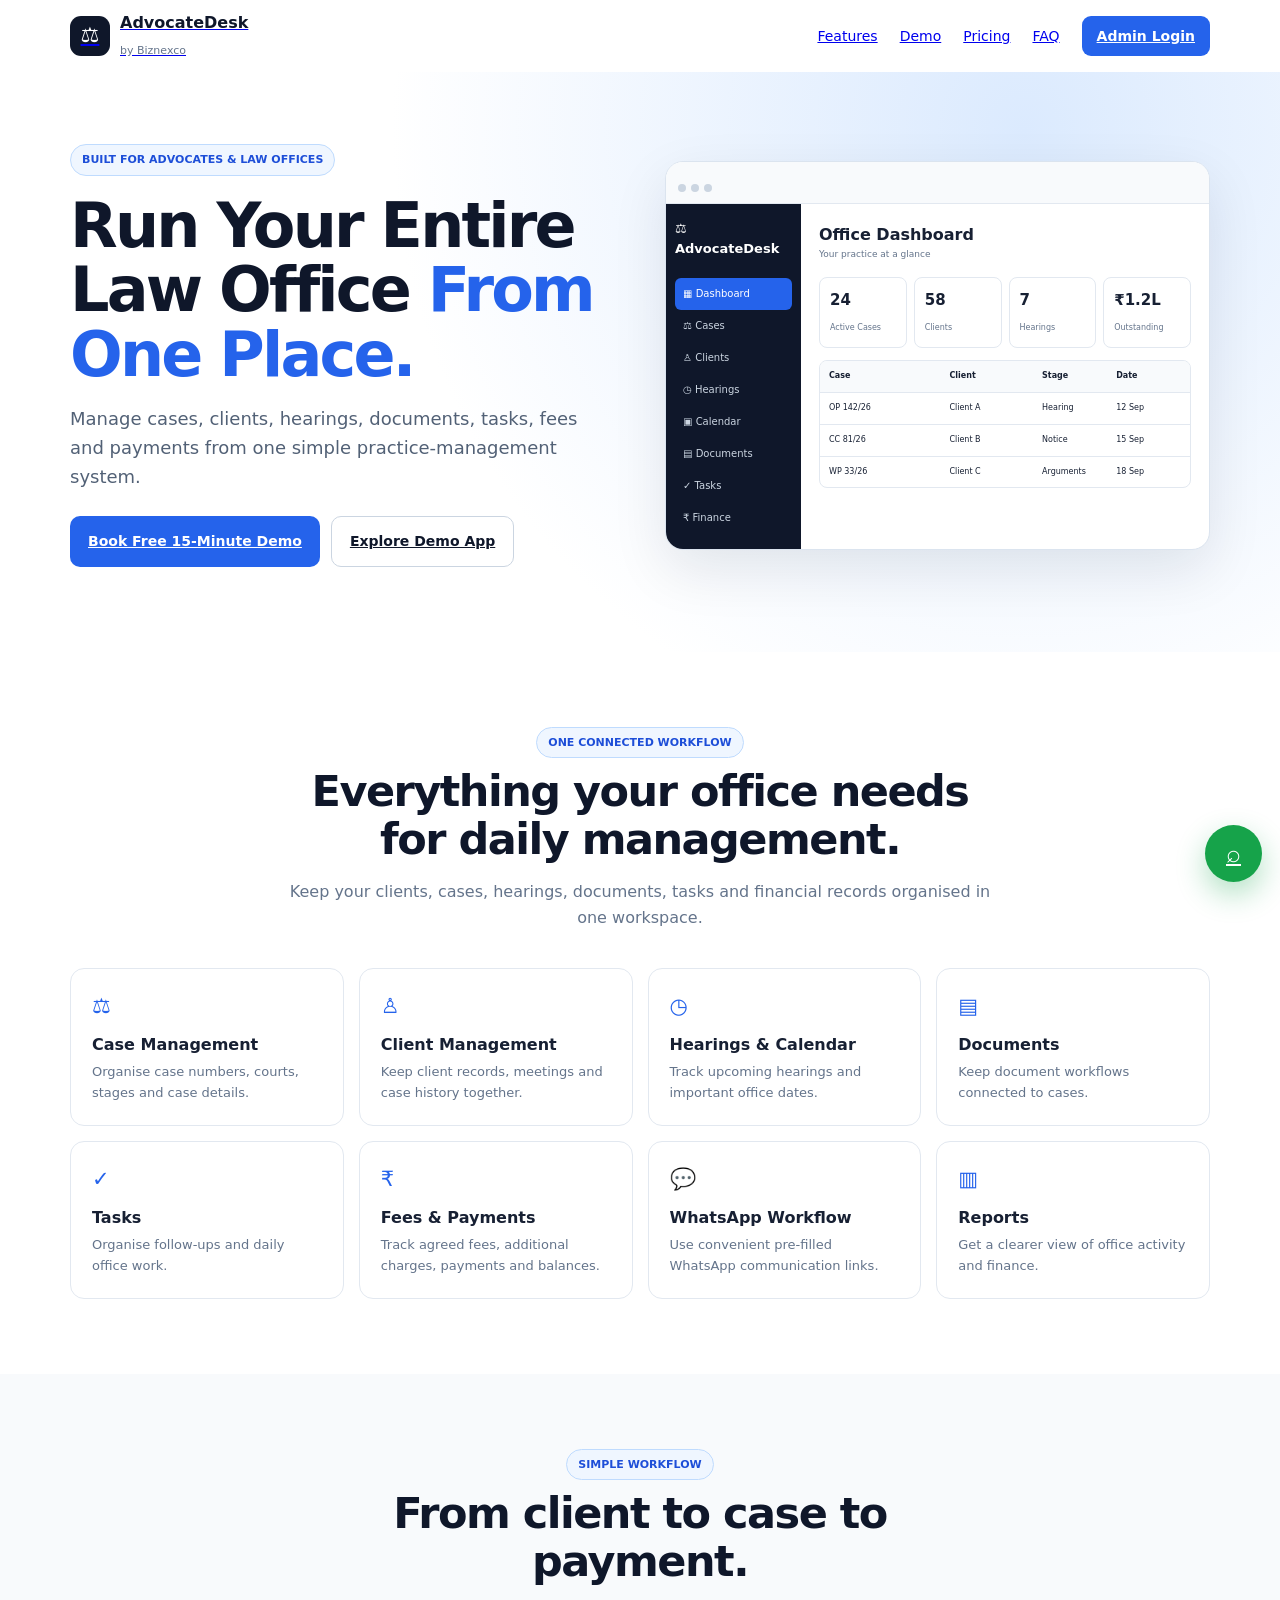
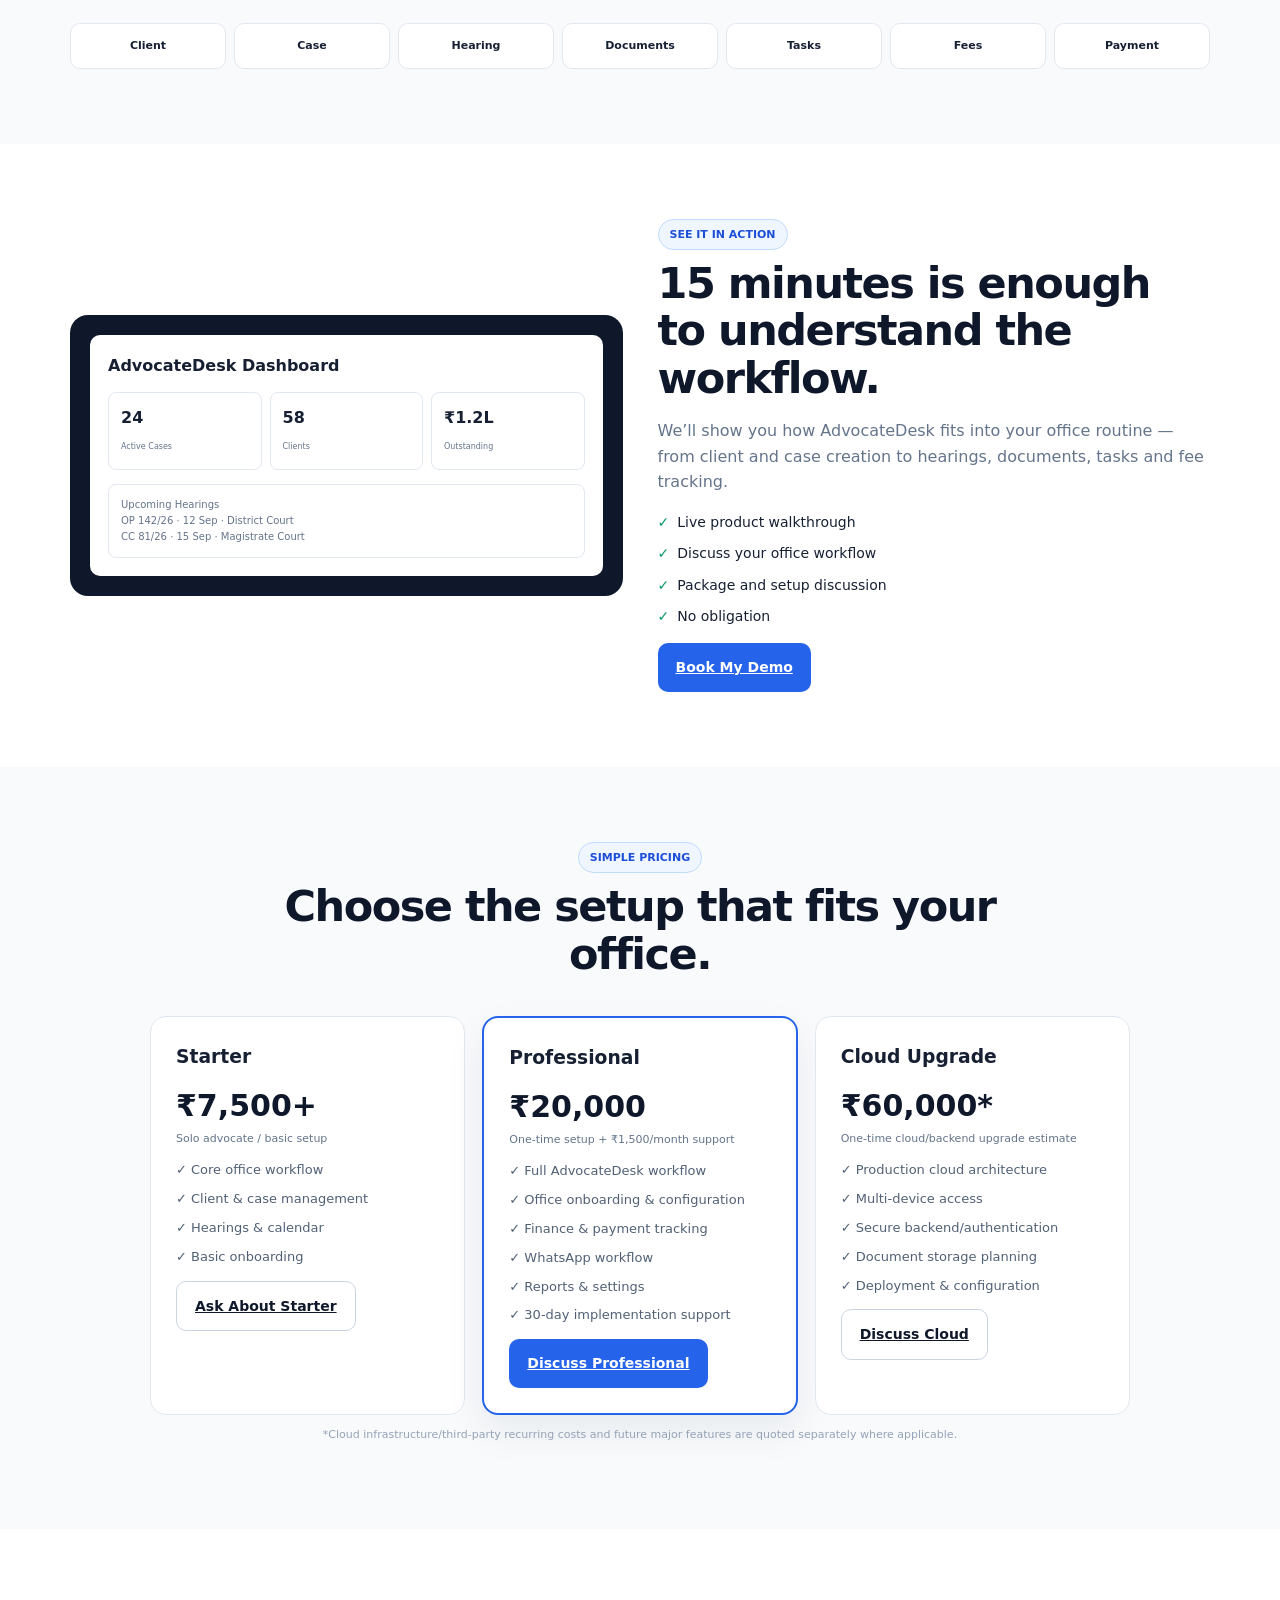
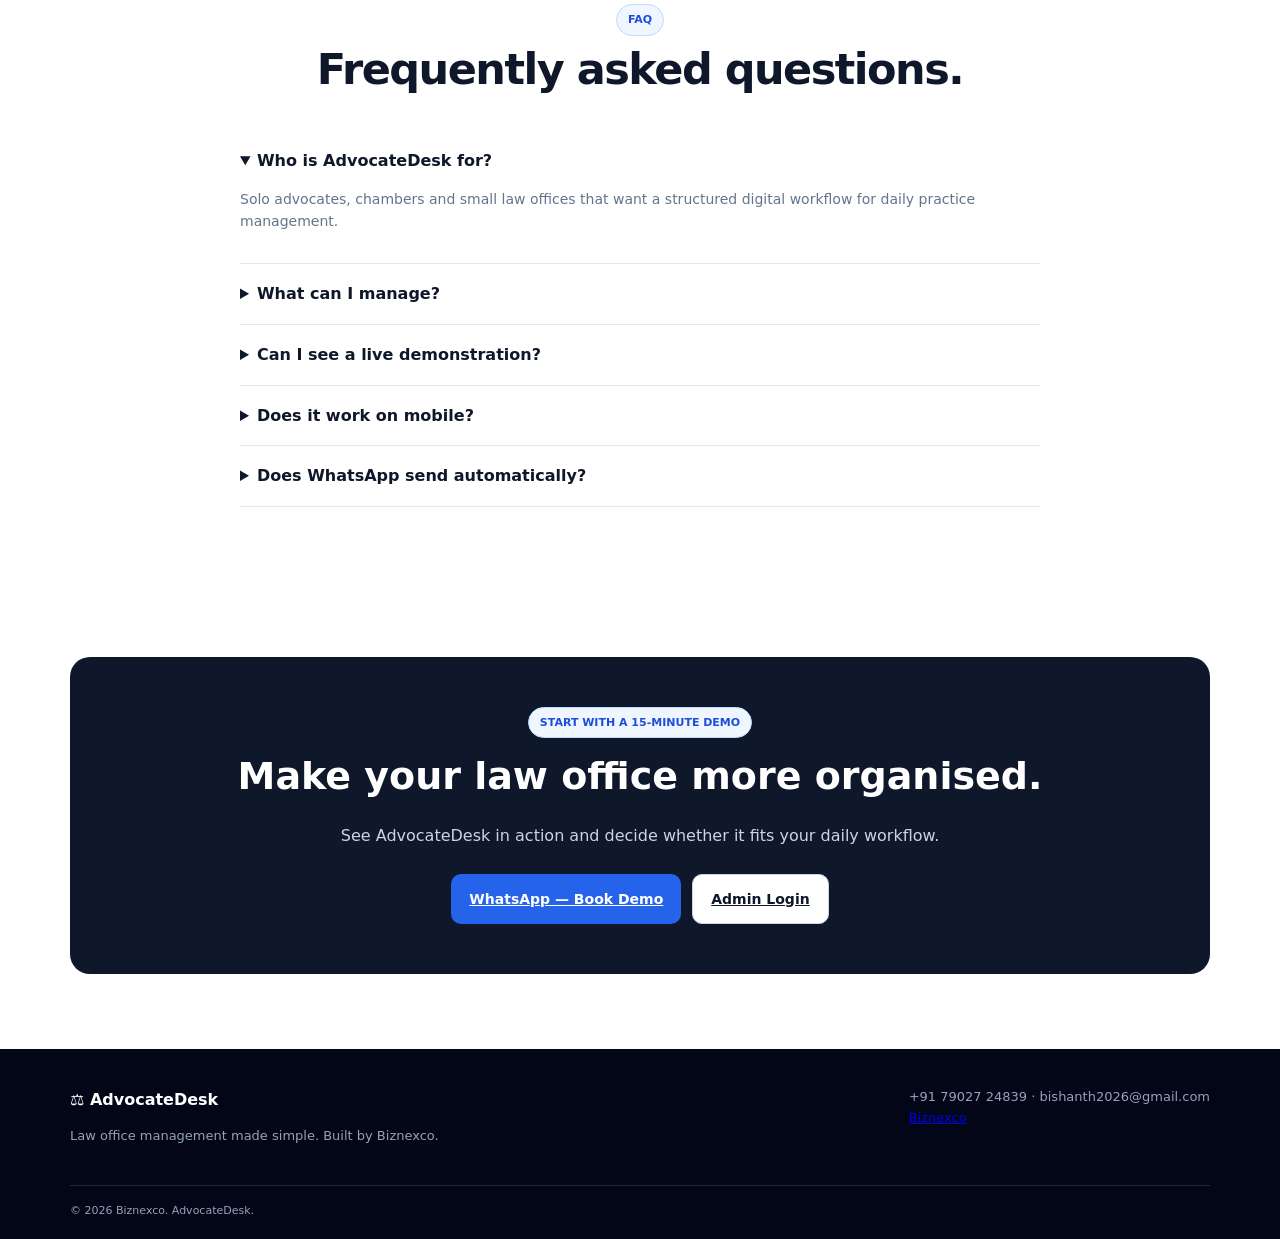
<file: index.html>
<!doctype html><html lang="en"><head><meta charset="utf-8"><meta name="viewport" content="width=device-width,initial-scale=1"><meta name="description" content="AdvocateDesk by Biznexco — law office management software for advocates."><link rel="canonical" href="https://advocate.biznexco.in/"><title>AdvocateDesk — Law Office Management Software | Biznexco</title><meta http-equiv="refresh" content="0;url=landing.html"><script>location.replace('landing.html')</script></head><body style="font-family:system-ui;text-align:center;padding:50px"><p>Opening AdvocateDesk…</p><p><a href="landing.html">Continue to AdvocateDesk</a></p></body></html>
</file>
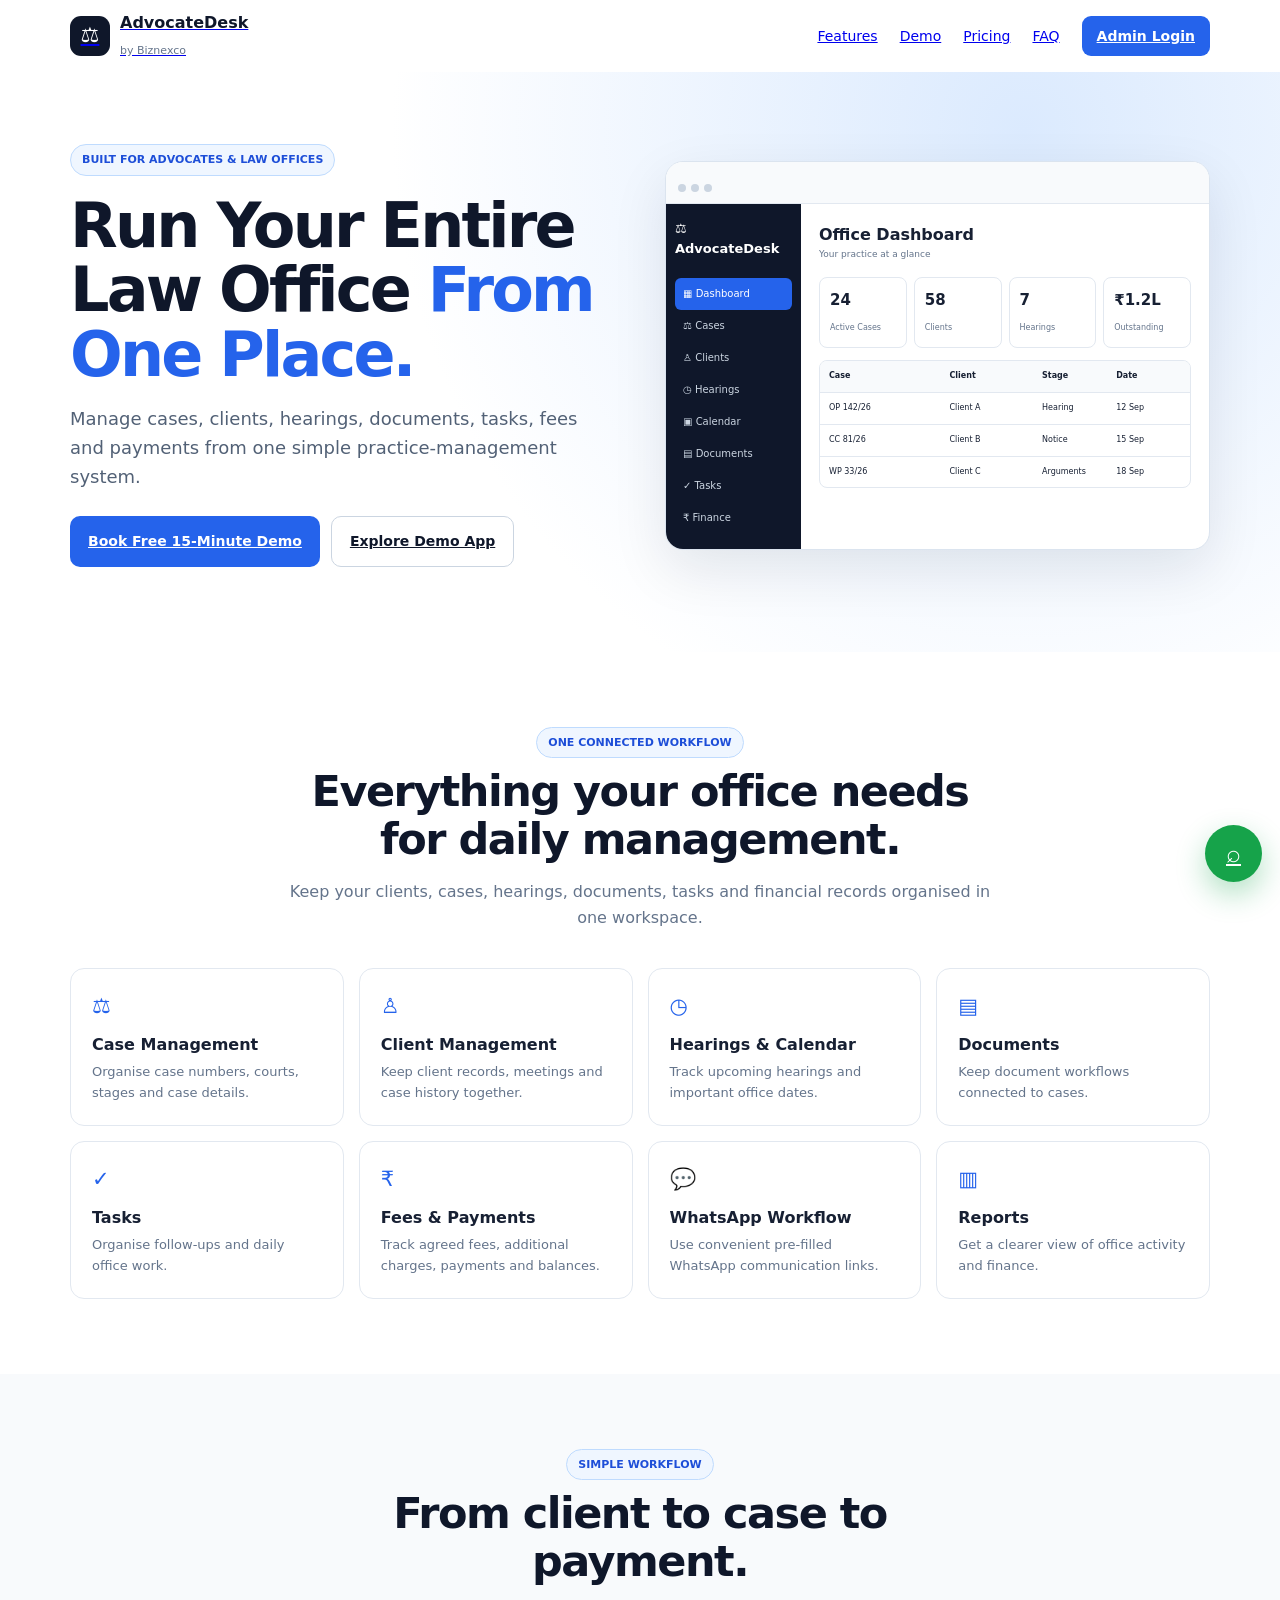
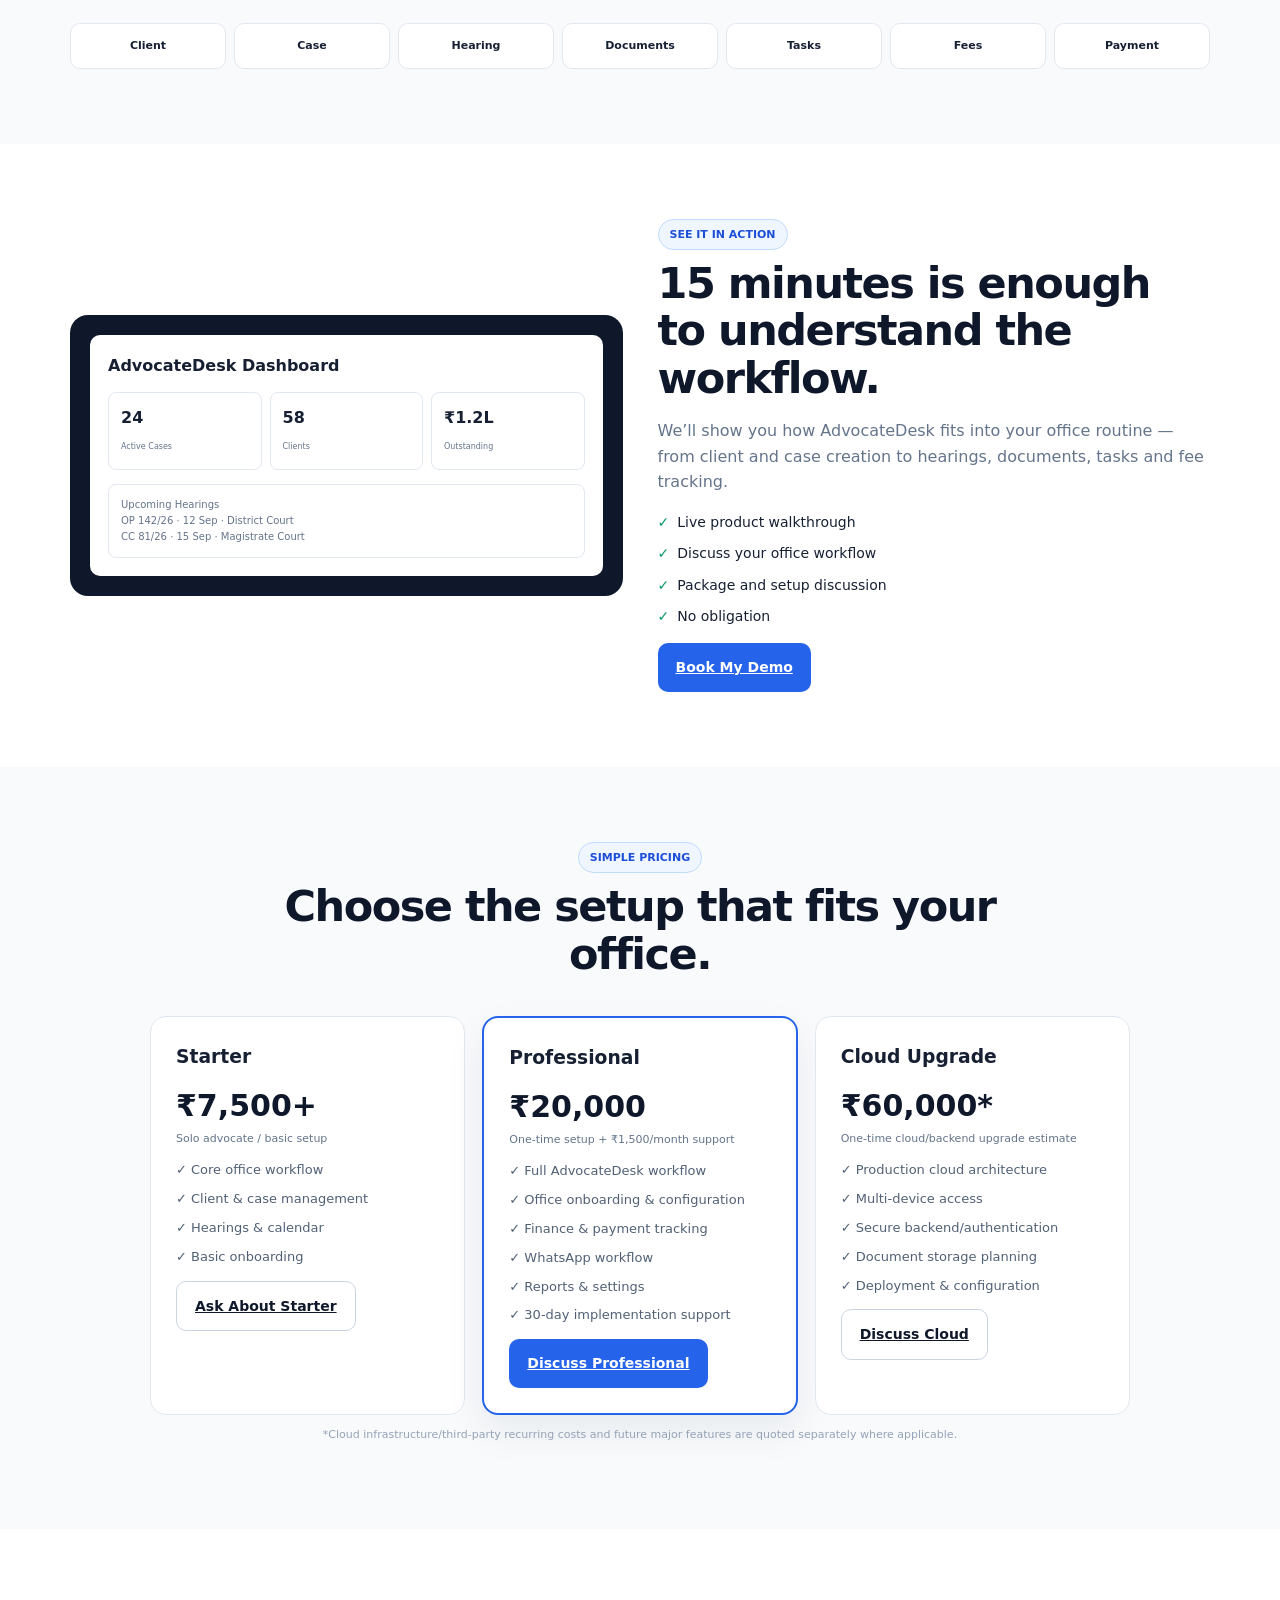
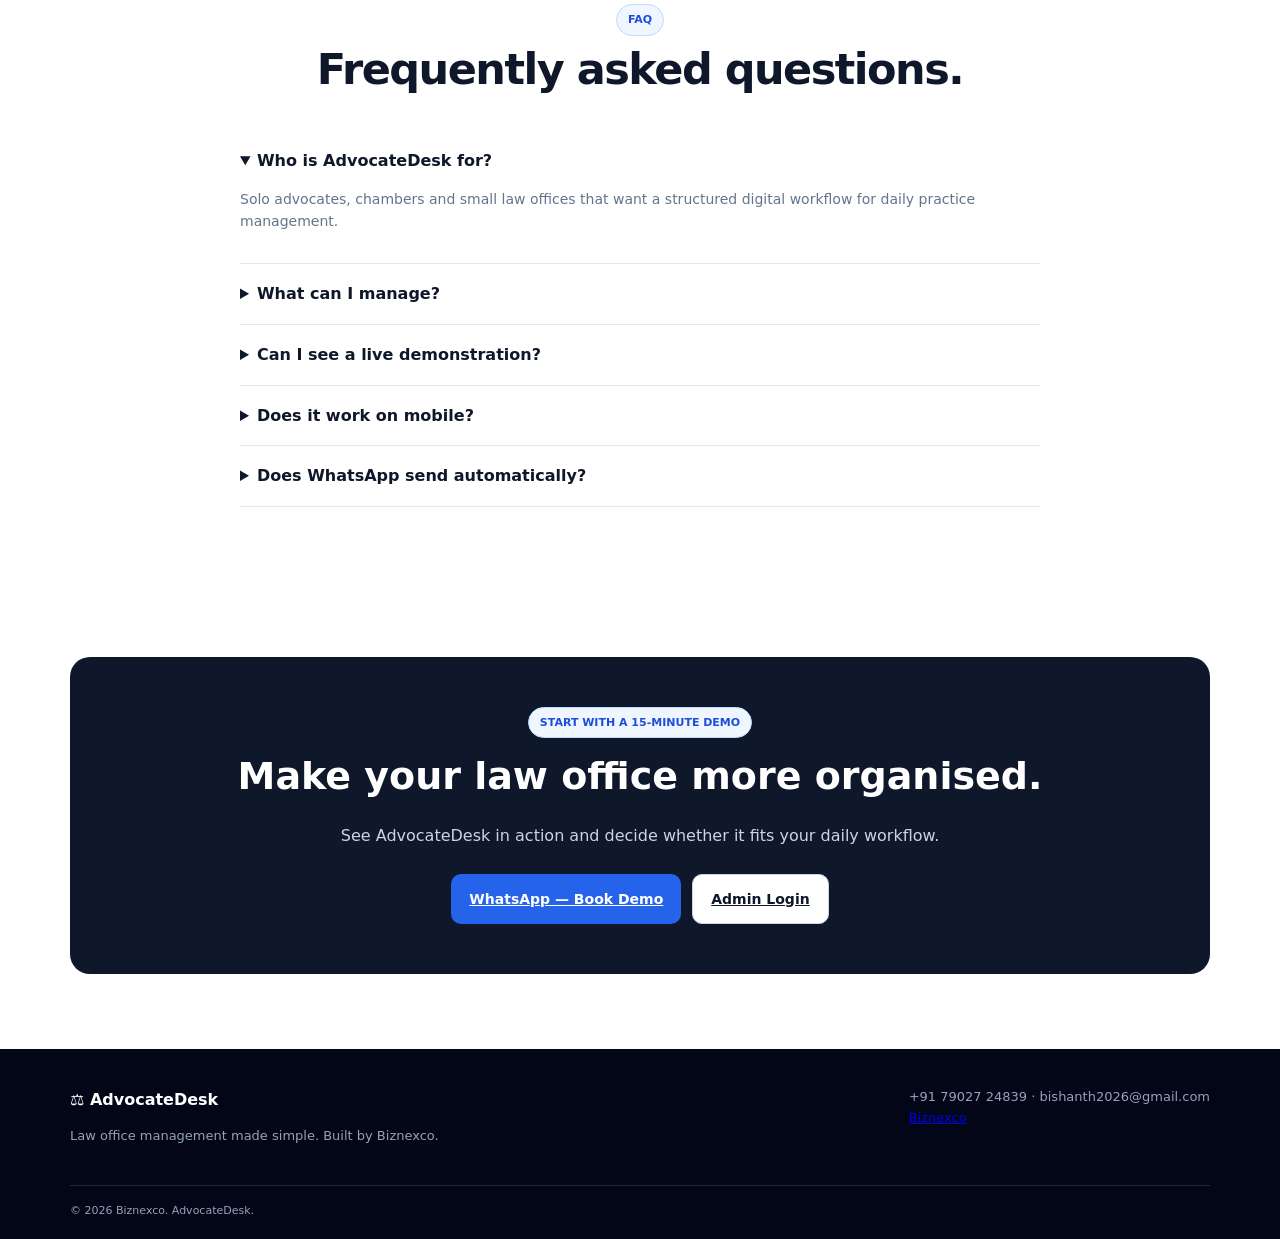
<file: landing.html>
<!doctype html><html lang="en"><head><meta charset="utf-8"><meta name="viewport" content="width=device-width,initial-scale=1,viewport-fit=cover"><meta name="description" content="AdvocateDesk by Biznexco — law office management software for advocates. Manage cases, clients, hearings, documents, tasks, fees and payments in one place."><meta name="keywords" content="advocate case management software India, law office management software, legal practice management software, advocate management software"><link rel="canonical" href="https://advocate.biznexco.in/"><meta property="og:title" content="AdvocateDesk — Law Office Management Made Simple"><meta property="og:description" content="Manage cases, clients, hearings, documents, tasks and fees from one simple dashboard."><title>AdvocateDesk — Law Office Management Software | Biznexco</title><style>:root{--n:#0f172a;--b:#2563eb;--m:#64748b;--l:#e2e8f0;--s:#f8fafc;--g:#059669}*{box-sizing:border-box}html{scroll-behavior:smooth}body{margin:0;font-family:system-ui,-apple-system,Segoe UI,sans-serif;color:#172033;line-height:1.6}.wrap{max-width:1140px;width:calc(100% - 32px);margin:auto}.nav{height:72px;display:flex;align-items:center;justify-content:space-between}.brand{display:flex;gap:10px;align-items:center}.mark{width:40px;height:40px;border-radius:11px;background:var(--n);color:#fff;display:grid;place-items:center;font-size:21px}.brand b{display:block;color:var(--n)}.brand small{color:var(--m);font-size:11px}.links{display:flex;gap:22px;align-items:center;font-size:14px;color:#475569}.login{background:var(--b);color:#fff!important;padding:9px 15px;border-radius:9px;font-weight:700}.hero{padding:72px 0 85px;background:radial-gradient(circle at 80% 10%,#dbeafe,#fff 55%)}.grid{display:grid;grid-template-columns:1fr 1fr;gap:50px;align-items:center}.tag{display:inline-block;padding:6px 11px;border:1px solid #bfdbfe;background:#eff6ff;color:#1d4ed8;border-radius:99px;font-size:11px;font-weight:800;text-transform:uppercase}.hero h1{font-size:clamp(40px,5vw,62px);line-height:1.04;letter-spacing:-.045em;color:var(--n);margin:18px 0}.hero h1 span{color:var(--b)}.hero p{font-size:18px;color:#526176}.buttons{display:flex;gap:11px;flex-wrap:wrap;margin-top:25px}.btn{display:inline-flex;align-items:center;justify-content:center;padding:13px 18px;border-radius:10px;font-weight:800;font-size:14px}.primary{background:var(--b);color:#fff}.outline{border:1px solid #cbd5e1;background:#fff;color:var(--n)}.shot{border:1px solid #dbe4ef;border-radius:18px;background:#fff;box-shadow:0 20px 55px #0f172a18;overflow:hidden}.bar{height:42px;background:#f8fafc;border-bottom:1px solid var(--l);padding:12px}.bar i{display:inline-block;width:8px;height:8px;border-radius:50%;background:#cbd5e1;margin-right:5px}.dash{display:grid;grid-template-columns:135px 1fr;min-height:330px}.side{background:var(--n);color:#cbd5e1;padding:15px 9px;font-size:10px}.side b{color:#fff;display:block;margin-bottom:18px;font-size:13px}.side div{padding:8px;border-radius:6px}.side .on{background:var(--b);color:#fff}.main{padding:18px}.cards{display:grid;grid-template-columns:repeat(4,1fr);gap:7px;margin-top:15px}.card{border:1px solid var(--l);border-radius:8px;padding:10px}.card b{display:block;font-size:15px}.card small{font-size:8px;color:var(--m)}.rows{margin-top:12px;border:1px solid var(--l);border-radius:8px;overflow:hidden}.row{display:grid;grid-template-columns:1.3fr 1fr .8fr .7fr;padding:9px;border-bottom:1px solid var(--l);font-size:8px}.row:last-child{border:0}.head{background:#f8fafc;font-weight:800}.section{padding:75px 0}.alt{background:var(--s)}.center{text-align:center;max-width:720px;margin:0 auto 38px}.center h2,.copy h2{font-size:clamp(30px,4vw,43px);line-height:1.1;letter-spacing:-.035em;color:var(--n);margin:10px 0}.center p,.copy p{color:var(--m)}.features{display:grid;grid-template-columns:repeat(4,1fr);gap:15px}.feature{padding:21px;background:#fff;border:1px solid var(--l);border-radius:14px}.ico{font-size:21px;color:var(--b)}.feature h3{font-size:16px;margin:8px 0 5px}.feature p{font-size:13px;color:var(--m);margin:0}.flow{display:grid;grid-template-columns:repeat(7,1fr);gap:8px}.step{background:#fff;border:1px solid var(--l);border-radius:10px;padding:13px 5px;text-align:center;font-size:11px;font-weight:800}.demo{display:grid;grid-template-columns:1fr 1fr;gap:35px;align-items:center}.demo-box{background:var(--n);border-radius:18px;padding:20px}.demo-inner{background:#fff;border-radius:10px;padding:18px}.demo-inner .mini{display:grid;grid-template-columns:repeat(3,1fr);gap:8px}.mini div{border:1px solid var(--l);border-radius:8px;padding:12px}.mini b{display:block}.mini small{font-size:8px;color:var(--m)}.checks{list-style:none;padding:0}.checks li{margin:9px 0;font-size:14px}.checks li:before{content:'✓';color:var(--g);font-weight:900;margin-right:8px}.pricing{display:grid;grid-template-columns:repeat(3,1fr);gap:17px;max-width:980px;margin:auto}.price{border:1px solid var(--l);border-radius:16px;padding:25px;background:#fff}.price.recommended{border:2px solid var(--b);box-shadow:0 16px 40px #0f172a12}.price h3{margin:0}.amount{font-size:30px;font-weight:900;color:var(--n);margin:10px 0 0}.note{font-size:11px;color:var(--m)}.price ul{padding-left:0;list-style:none;color:#526176;font-size:13px}.price li{margin:8px 0}.faq{max-width:800px;margin:auto}.faq details{border-bottom:1px solid var(--l);padding:17px 0}.faq summary{font-weight:800;cursor:pointer;color:var(--n)}.faq p{color:var(--m);font-size:14px}.cta{background:var(--n);color:#fff;border-radius:20px;text-align:center;padding:50px 25px}.cta h2{color:#fff;font-size:38px;margin:8px}.cta p{color:#cbd5e1}.footer{background:#020617;color:#94a3b8;padding:38px 0 20px}.foot{display:flex;justify-content:space-between;gap:20px;flex-wrap:wrap}.wa{position:fixed;right:18px;bottom:18px;width:57px;height:57px;border-radius:50%;background:#16a34a;color:#fff;display:grid;place-items:center;font-size:25px;box-shadow:0 12px 30px #16a34a55;z-index:10}@media(max-width:850px){.grid,.demo{grid-template-columns:1fr}.features{grid-template-columns:repeat(2,1fr)}.pricing{grid-template-columns:1fr}.links a:not(.login){display:none}.flow{grid-template-columns:repeat(2,1fr)}.hero{padding-top:48px}}@media(max-width:560px){.wrap{width:calc(100% - 22px)}.hero h1{font-size:40px}.hero p{font-size:16px}.features{grid-template-columns:1fr}.dash{grid-template-columns:88px 1fr}.side{font-size:8px}.cards{grid-template-columns:repeat(2,1fr)}.row{grid-template-columns:1fr 1fr}.section{padding:55px 0}.cta h2{font-size:30px}}</style><script type="application/ld+json">{"@context":"https://schema.org","@type":"SoftwareApplication","name":"AdvocateDesk","applicationCategory":"BusinessApplication","operatingSystem":"Web","description":"Law office management software for advocates.","brand":{"@type":"Brand","name":"Biznexco"},"url":"https://advocate.biznexco.in/"}</script></head><body><header><div class="wrap nav"><a class="brand" href="#top"><div class="mark">⚖</div><div><b>AdvocateDesk</b><small>by Biznexco</small></div></a><nav class="links"><a href="#features">Features</a><a href="#demo">Demo</a><a href="#pricing">Pricing</a><a href="#faq">FAQ</a><a class="login" href="admin-login.html">Admin Login</a></nav></div></header><main id="top"><section class="hero"><div class="wrap grid"><div><span class="tag">Built for advocates & law offices</span><h1>Run Your Entire Law Office <span>From One Place.</span></h1><p>Manage cases, clients, hearings, documents, tasks, fees and payments from one simple practice-management system.</p><div class="buttons"><a class="btn primary" href="https://wa.me/917902724839?text=Hello%20Biznexco%2C%20I%20would%20like%20a%20free%2015-minute%20AdvocateDesk%20demo." target="_blank" rel="noopener">Book Free 15-Minute Demo</a><a class="btn outline" href="app.html">Explore Demo App</a></div></div><div class="shot"><div class="bar"><i></i><i></i><i></i></div><div class="dash"><div class="side"><b>⚖ AdvocateDesk</b><div class="on">▦ Dashboard</div><div>⚖ Cases</div><div>♙ Clients</div><div>◷ Hearings</div><div>▣ Calendar</div><div>▤ Documents</div><div>✓ Tasks</div><div>₹ Finance</div></div><div class="main"><strong>Office Dashboard</strong><div style="font-size:9px;color:#64748b">Your practice at a glance</div><div class="cards"><div class="card"><b>24</b><small>Active Cases</small></div><div class="card"><b>58</b><small>Clients</small></div><div class="card"><b>7</b><small>Hearings</small></div><div class="card"><b>₹1.2L</b><small>Outstanding</small></div></div><div class="rows"><div class="row head"><span>Case</span><span>Client</span><span>Stage</span><span>Date</span></div><div class="row"><span>OP 142/26</span><span>Client A</span><span>Hearing</span><span>12 Sep</span></div><div class="row"><span>CC 81/26</span><span>Client B</span><span>Notice</span><span>15 Sep</span></div><div class="row"><span>WP 33/26</span><span>Client C</span><span>Arguments</span><span>18 Sep</span></div></div></div></div></div></div></section><section class="section" id="features"><div class="wrap"><div class="center"><span class="tag">One connected workflow</span><h2>Everything your office needs for daily management.</h2><p>Keep your clients, cases, hearings, documents, tasks and financial records organised in one workspace.</p></div><div class="features"><div class="feature"><div class="ico">⚖</div><h3>Case Management</h3><p>Organise case numbers, courts, stages and case details.</p></div><div class="feature"><div class="ico">♙</div><h3>Client Management</h3><p>Keep client records, meetings and case history together.</p></div><div class="feature"><div class="ico">◷</div><h3>Hearings & Calendar</h3><p>Track upcoming hearings and important office dates.</p></div><div class="feature"><div class="ico">▤</div><h3>Documents</h3><p>Keep document workflows connected to cases.</p></div><div class="feature"><div class="ico">✓</div><h3>Tasks</h3><p>Organise follow-ups and daily office work.</p></div><div class="feature"><div class="ico">₹</div><h3>Fees & Payments</h3><p>Track agreed fees, additional charges, payments and balances.</p></div><div class="feature"><div class="ico">💬</div><h3>WhatsApp Workflow</h3><p>Use convenient pre-filled WhatsApp communication links.</p></div><div class="feature"><div class="ico">▥</div><h3>Reports</h3><p>Get a clearer view of office activity and finance.</p></div></div></div></section><section class="section alt"><div class="wrap"><div class="center"><span class="tag">Simple workflow</span><h2>From client to case to payment.</h2></div><div class="flow"><div class="step">Client</div><div class="step">Case</div><div class="step">Hearing</div><div class="step">Documents</div><div class="step">Tasks</div><div class="step">Fees</div><div class="step">Payment</div></div></div></section><section class="section" id="demo"><div class="wrap demo"><div class="demo-box"><div class="demo-inner"><strong>AdvocateDesk Dashboard</strong><div class="mini" style="margin-top:14px"><div><b>24</b><small>Active Cases</small></div><div><b>58</b><small>Clients</small></div><div><b>₹1.2L</b><small>Outstanding</small></div></div><div style="margin-top:14px;padding:12px;border:1px solid #e2e8f0;border-radius:8px;font-size:10px;color:#64748b">Upcoming Hearings<br>OP 142/26 · 12 Sep · District Court<br>CC 81/26 · 15 Sep · Magistrate Court</div></div></div><div class="copy"><span class="tag">See it in action</span><h2>15 minutes is enough to understand the workflow.</h2><p>We’ll show you how AdvocateDesk fits into your office routine — from client and case creation to hearings, documents, tasks and fee tracking.</p><ul class="checks"><li>Live product walkthrough</li><li>Discuss your office workflow</li><li>Package and setup discussion</li><li>No obligation</li></ul><a class="btn primary" href="https://wa.me/917902724839?text=Hello%20Biznexco%2C%20I%20want%20to%20book%20a%20free%2015-minute%20AdvocateDesk%20demo." target="_blank" rel="noopener">Book My Demo</a></div></div></section><section class="section alt" id="pricing"><div class="wrap"><div class="center"><span class="tag">Simple pricing</span><h2>Choose the setup that fits your office.</h2></div><div class="pricing"><div class="price"><h3>Starter</h3><div class="amount">₹7,500+</div><div class="note">Solo advocate / basic setup</div><ul><li>✓ Core office workflow</li><li>✓ Client & case management</li><li>✓ Hearings & calendar</li><li>✓ Basic onboarding</li></ul><a class="btn outline" href="https://wa.me/917902724839?text=Hello%20Biznexco%2C%20please%20share%20AdvocateDesk%20Starter%20details." target="_blank" rel="noopener">Ask About Starter</a></div><div class="price recommended"><h3>Professional</h3><div class="amount">₹20,000</div><div class="note">One-time setup + ₹1,500/month support</div><ul><li>✓ Full AdvocateDesk workflow</li><li>✓ Office onboarding & configuration</li><li>✓ Finance & payment tracking</li><li>✓ WhatsApp workflow</li><li>✓ Reports & settings</li><li>✓ 30-day implementation support</li></ul><a class="btn primary" href="https://wa.me/917902724839?text=Hello%20Biznexco%2C%20I%20am%20interested%20in%20AdvocateDesk%20Professional." target="_blank" rel="noopener">Discuss Professional</a></div><div class="price"><h3>Cloud Upgrade</h3><div class="amount">₹60,000*</div><div class="note">One-time cloud/backend upgrade estimate</div><ul><li>✓ Production cloud architecture</li><li>✓ Multi-device access</li><li>✓ Secure backend/authentication</li><li>✓ Document storage planning</li><li>✓ Deployment & configuration</li></ul><a class="btn outline" href="https://wa.me/917902724839?text=Hello%20Biznexco%2C%20please%20share%20AdvocateDesk%20Cloud%20Upgrade%20details." target="_blank" rel="noopener">Discuss Cloud</a></div></div><p style="text-align:center;color:#94a3b8;font-size:11px">*Cloud infrastructure/third-party recurring costs and future major features are quoted separately where applicable.</p></div></section><section class="section" id="faq"><div class="wrap"><div class="center"><span class="tag">FAQ</span><h2>Frequently asked questions.</h2></div><div class="faq"><details open><summary>Who is AdvocateDesk for?</summary><p>Solo advocates, chambers and small law offices that want a structured digital workflow for daily practice management.</p></details><details><summary>What can I manage?</summary><p>Clients, cases, hearings, calendar activities, documents, tasks, fees, payments and reports.</p></details><details><summary>Can I see a live demonstration?</summary><p>Yes. Book a free 15-minute demo and we’ll walk through the workflow.</p></details><details><summary>Does it work on mobile?</summary><p>The interface is responsive for desktop and mobile use. Production multi-device/cloud deployment can be provided as an upgrade.</p></details><details><summary>Does WhatsApp send automatically?</summary><p>The current workflow uses user-clicked, pre-filled WhatsApp links. Automatic WhatsApp Business API messaging is a separate future integration.</p></details></div></div></section><section class="section"><div class="wrap"><div class="cta"><span class="tag">Start with a 15-minute demo</span><h2>Make your law office more organised.</h2><p>See AdvocateDesk in action and decide whether it fits your daily workflow.</p><div class="buttons" style="justify-content:center"><a class="btn primary" href="https://wa.me/917902724839?text=Hello%20Biznexco%2C%20I%20want%20a%20free%2015-minute%20AdvocateDesk%20demo." target="_blank" rel="noopener">WhatsApp — Book Demo</a><a class="btn outline" href="admin-login.html">Admin Login</a></div></div></div></section></main><footer class="footer"><div class="wrap foot"><div><b style="color:#fff">⚖ AdvocateDesk</b><p style="font-size:13px">Law office management made simple. Built by Biznexco.</p></div><div style="font-size:13px">+91 79027 24839 · bishanth2026@gmail.com<br><a href="https://biznexco.in" target="_blank" rel="noopener">Biznexco</a></div></div><div class="wrap" style="border-top:1px solid #1e293b;margin-top:25px;padding-top:16px;font-size:11px">© 2026 Biznexco. AdvocateDesk.</div></footer><a class="wa" href="https://wa.me/917902724839?text=Hello%20Biznexco%2C%20I%20would%20like%20a%20free%2015-minute%20AdvocateDesk%20demo." target="_blank" rel="noopener" aria-label="Book demo on WhatsApp">⌕</a><script>
/* Keep Supabase recovery callbacks on the dedicated password-reset page. */
(function(){
  var hash=window.location.hash||"",query=window.location.search||"";
  var params=new URLSearchParams(query),hashParams=new URLSearchParams(hash.replace(/^#/,""));
  var recovery=hashParams.get("type")==="recovery"||hashParams.has("access_token")||hashParams.has("refresh_token")||params.has("code")||params.has("error_code")||params.has("error_description");
  if(recovery){
    var target=new URL("reset-password.html",window.location.href);
    target.search=query;target.hash=hash;
    window.location.replace(target.href);
  }
})();
</script>
</body></html>
</file>
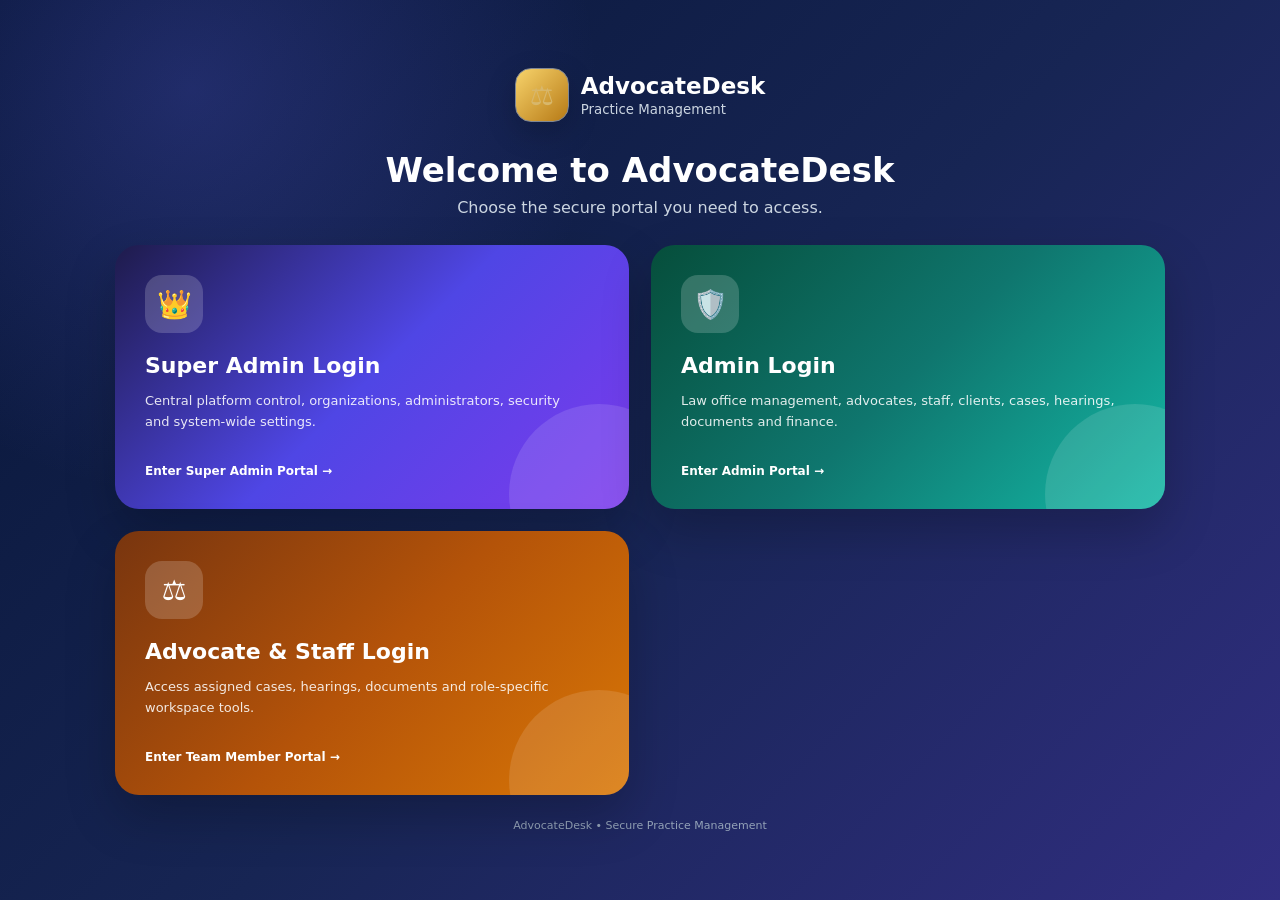
<file: login.html>
<!DOCTYPE html><html lang="en"><head><meta charset="UTF-8"><meta name="viewport" content="width=device-width,initial-scale=1.0"><title>AdvocateDesk — Secure Login</title><link rel="stylesheet" href="styles.css"></head><body class="login-page">
<div class="login-shell"><div class="login-brand"><div class="brand-mark">⚖</div><div><strong>AdvocateDesk</strong><small>Practice Management</small></div></div>
<div class="login-intro"><h1>Welcome to AdvocateDesk</h1><p>Choose the secure portal you need to access.</p></div>
<div class="portal-grid"><a class="portal-card super" href="super-admin-login.html"><span class="portal-icon">👑</span><h2>Super Admin Login</h2><p>Central platform control, organizations, administrators, security and system-wide settings.</p><span class="portal-link">Enter Super Admin Portal →</span></a>
<a class="portal-card admin" href="admin-login.html"><span class="portal-icon">🛡️</span><h2>Admin Login</h2><p>Law office management, advocates, staff, clients, cases, hearings, documents and finance.</p><span class="portal-link">Enter Admin Portal →</span></a>
<a class="portal-card member" href="member-login.html"><span class="portal-icon">⚖️</span><h2>Advocate &amp; Staff Login</h2><p>Access assigned cases, hearings, documents and role-specific workspace tools.</p><span class="portal-link">Enter Team Member Portal →</span></a></div>
<div class="login-footer">AdvocateDesk • Secure Practice Management</div></div><script src="auth.js?v=20261029-fail-closed-workspace"></script></body></html>
</file>
<file: styles.css>
:root{
--navy:#172554;--navy2:#1e3a8a;--ink:#18243a;--muted:#667085;--line:#dce4f0;--bg:#eef4fb;--white:#fff;
--accent:#c58b2b;--green:#138a5b;--red:#d44747;--blue:#356ae6;--purple:#4f7df3;--teal:#078b8b;--orange:#e68a2e;
--soft-blue:#e8f1ff;--soft-gold:#fff4dc;--soft-green:#e6f7ef;--soft-purple:#e8f1ff;--soft-teal:#e5f8f7;--soft-orange:#fff0df;
--shadow:0 10px 30px rgba(30,58,138,.09)
}
*{box-sizing:border-box}body{margin:0;font-family:Inter,ui-sans-serif,system-ui,-apple-system,BlinkMacSystemFont,"Segoe UI",sans-serif;background:linear-gradient(135deg,#eef4fb 0%,#f8faff 45%,#edf7f6 100%);color:var(--ink)}button,input,select,textarea{font:inherit}button{cursor:pointer}
#app{display:flex;min-height:100vh}.sidebar{width:250px;background:linear-gradient(180deg,#172554 0%,#1e3a8a 55%,#172554 100%);color:#dfe8ff;padding:20px 14px;display:flex;flex-direction:column;position:fixed;inset:0 auto 0 0;z-index:20}.brand{display:flex;align-items:center;gap:11px;padding:5px 10px 26px;color:#fff}.brand-mark{width:38px;height:38px;border:1px solid #7f8795;border-radius:11px;display:grid;place-items:center;color:#d8b76b;font-size:21px}.brand strong{display:block;font-size:15px}.brand small,.profile-mini small{display:block;color:#9da7b7;font-size:11px;margin-top:2px}
nav{display:grid;gap:4px}.nav-item{border:0;background:transparent;color:#aeb8c8;text-align:left;padding:11px 13px;border-radius:9px;display:flex;gap:12px;align-items:center;font-size:13px}.nav-item:hover{background:#1b2535;color:#fff}.nav-item.active{background:linear-gradient(90deg,#3155a6,#28498f);color:#fff;box-shadow:inset 3px 0 var(--accent)}.nav-item span{flex:1}.sidebar-bottom{margin-top:auto}.profile-mini{border-top:1px solid #2c3748;margin-top:14px;padding:15px 8px 3px;display:flex;gap:9px;align-items:center}.avatar{width:34px;height:34px;border-radius:50%;background:#d9b56b;color:#352812;display:grid;place-items:center;font-weight:700}
.main{margin-left:250px;width:calc(100% - 250px)}.topbar{height:68px;background:rgba(255,255,255,.94);border-bottom:1px solid var(--line);display:flex;align-items:center;justify-content:space-between;padding:0 28px;position:sticky;top:0;z-index:10}.search{width:min(520px,55%);display:flex;align-items:center;background:#f4f6f9;border:1px solid #edf0f4;border-radius:10px;padding:0 12px;gap:8px;color:#7d8798}.search input{border:0;outline:0;background:transparent;width:100%;padding:10px 2px;font-size:13px}.top-actions{display:flex;gap:10px;align-items:center}.icon-btn,.user-chip{border:1px solid var(--line);background:#fff;border-radius:9px;padding:9px 12px}.user-chip{font-size:12px}.mobile-menu{display:none}
.content{padding:28px;max-width:1500px;margin:auto}.page-title{display:flex;align-items:flex-start;justify-content:space-between;margin-bottom:22px}.page-title h1{margin:0;font-size:25px;letter-spacing:-.5px}.page-title p{margin:6px 0 0;color:var(--muted);font-size:13px}.primary{border:0;background:var(--navy);color:#fff;border-radius:9px;padding:11px 16px;font-weight:600;font-size:12px}.primary:hover{background:#243047}.secondary{border:1px solid var(--line);background:#fff;border-radius:9px;padding:10px 14px;font-size:12px}
.cards{display:grid;grid-template-columns:repeat(4,1fr);gap:14px;margin-bottom:18px}.stat{background:linear-gradient(145deg,#fff 0%,#f8fbff 100%);border:1px solid var(--line);border-radius:12px;padding:17px;box-shadow:var(--shadow)}.stat-top{display:flex;justify-content:space-between;color:var(--muted);font-size:12px}.stat:nth-child(1){border-top:4px solid var(--blue)}.stat:nth-child(2){border-top:4px solid var(--purple)}.stat:nth-child(3){border-top:4px solid var(--teal)}.stat:nth-child(4){border-top:4px solid var(--orange)}.stat-value{font-size:27px;font-weight:700;margin-top:12px}.stat-foot{font-size:11px;color:var(--green);margin-top:7px}
.grid-2{display:grid;grid-template-columns:1.4fr 1fr;gap:16px}.panel{background:rgba(255,255,255,.96);border:1px solid var(--line);border-radius:12px;box-shadow:var(--shadow);overflow:hidden}.panel-head{padding:15px 17px;border-bottom:1px solid var(--line);background:linear-gradient(90deg,#f4f8ff,#fff,#f4fbfa);display:flex;justify-content:space-between;align-items:center}.panel-head h3{margin:0;font-size:14px}.panel-head span{font-size:11px;color:var(--muted)}.panel-body{padding:0}
table{width:100%;border-collapse:collapse}th,td{text-align:left;padding:12px 15px;border-bottom:1px solid #eef0f3;font-size:12px}th{color:#7a8494;font-weight:600;background:#fbfcfd}tr:last-child td{border-bottom:0}.case-link{font-weight:650;color:#1e3f7a}.muted{color:var(--muted)}.badge{display:inline-flex;padding:4px 8px;border-radius:99px;font-size:10px;font-weight:650;background:#eef2f7;color:#5b6575}.badge.green{background:#e7f7ef;color:#13734f}.badge.blue{background:#e9efff;color:#315bc4}.badge.gold{background:#faf2df;color:#8b6929}.badge.red{background:#fdeaea;color:#a83232}
.list{display:grid}.list-row{padding:13px 16px;border-bottom:1px solid #eef0f3;display:flex;gap:12px;align-items:center}.list-row:last-child{border-bottom:0}.date-box{width:43px;height:43px;border:1px solid var(--line);border-radius:9px;text-align:center;padding-top:5px;background:#fafbfc}.date-box b{display:block;font-size:15px}.date-box small{font-size:9px;color:var(--muted)}.list-main{flex:1}.list-main strong{font-size:12px}.list-main small{display:block;color:var(--muted);margin-top:3px;font-size:10px}
.toolbar{display:flex;gap:9px;align-items:center;margin-bottom:15px}.filter{background:#fff;border:1px solid var(--line);border-radius:9px;padding:9px 12px;font-size:12px}.toolbar .filter:first-child{flex:1}
.empty{padding:45px;text-align:center;color:var(--muted);font-size:13px}.form-grid{display:grid;grid-template-columns:1fr 1fr;gap:13px}.field{display:grid;gap:6px}.field.full{grid-column:1/-1}.field label{font-size:11px;font-weight:650;color:#475467}.field input,.field select,.field textarea{width:100%;border:1px solid #dfe3ea;border-radius:8px;padding:10px;outline:0;background:#fff;font-size:12px}.field textarea{min-height:90px;resize:vertical}.form-actions{display:flex;justify-content:flex-end;gap:9px;margin-top:18px}
.modal{position:fixed;inset:0;background:rgba(15,23,42,.45);display:grid;place-items:center;z-index:50;padding:20px}.hidden{display:none}.modal-card{width:min(650px,100%);background:#fff;border-radius:14px;box-shadow:0 20px 60px rgba(0,0,0,.2);padding:20px}.modal-head{display:flex;justify-content:space-between;align-items:center;margin-bottom:18px}.modal-head h3{margin:0;font-size:17px}.modal-head button{border:0;background:#f1f3f6;border-radius:7px;width:30px;height:30px}
.quick-grid{display:grid;grid-template-columns:repeat(4,1fr);gap:10px}.quick{border:1px solid #d6dbe4;background:linear-gradient(145deg,#fff,#f7faff);border-radius:10px;padding:13px;text-align:left}.quick strong{display:block;font-size:12px;color:#203d78}.quick small{color:var(--muted);font-size:10px}.notice{background:linear-gradient(90deg,#fff5d9,#fffaf0);border:1px solid #f1dfb1;padding:13px 15px;border-radius:10px;color:#745a22;font-size:12px;margin-bottom:16px}
@media(max-width:1000px){.cards{grid-template-columns:repeat(2,1fr)}.grid-2{grid-template-columns:1fr}.quick-grid{grid-template-columns:repeat(2,1fr)}}@media(max-width:720px){.sidebar{transform:translateX(-100%);transition:.2s}.sidebar.open{transform:translateX(0)}.main{margin-left:0;width:100%}.mobile-menu{display:block;border:0;background:transparent;font-size:20px}.topbar{padding:0 15px}.search{width:50%}.user-chip span{display:none}.content{padding:18px}.page-title{gap:12px}.page-title h1{font-size:21px}.cards{grid-template-columns:1fr 1fr}.form-grid{grid-template-columns:1fr}.field.full{grid-column:auto}table{min-width:720px}.panel{overflow:auto}.panel-head{min-width:100%}.quick-grid{grid-template-columns:1fr 1fr}}
@media(max-width:430px){.cards{grid-template-columns:1fr}.search{display:none}.quick-grid{grid-template-columns:1fr}.page-title{display:block}.page-title .primary{margin-top:12px}}

/* Colorful professional UI accents */
.nav-item:nth-child(1).active{box-shadow:inset 4px 0 #60a5fa}
.nav-item:nth-child(2).active{box-shadow:inset 4px 0 #60a5fa}
.nav-item:nth-child(3).active{box-shadow:inset 4px 0 #2dd4bf}
.nav-item:nth-child(4).active{box-shadow:inset 4px 0 #fbbf24}
.nav-item:nth-child(5).active{box-shadow:inset 4px 0 #fb923c}
.nav-item:nth-child(6).active{box-shadow:inset 4px 0 #38bdf8}
.nav-item:nth-child(7).active{box-shadow:inset 4px 0 #4ade80}
.nav-item:nth-child(8).active{box-shadow:inset 4px 0 #f472b6}
.nav-item:nth-child(9).active{box-shadow:inset 4px 0 #60a5fa}
.nav-item:nth-child(10).active{box-shadow:inset 4px 0 #94a3b8}
.nav-item:hover{background:rgba(255,255,255,.11);transform:translateX(2px)}
.nav-item{transition:.18s ease}
.primary{background:linear-gradient(135deg,#172554,#3155a6);box-shadow:0 5px 14px rgba(23,37,84,.18)}
.primary:hover{background:linear-gradient(135deg,#1e3a8a,#3b5fc0);transform:translateY(-1px)}
.search{background:linear-gradient(90deg,#f2f6ff,#f5fbfa)}
.date-box{background:linear-gradient(145deg,#edf4ff,#fff);border-color:#cddbf0}
.case-link{color:#2455ad}
.avatar{background:linear-gradient(135deg,#f4cf7b,#c58b2b)}
.quick:nth-child(1){border-top:3px solid #356ae6}.quick:nth-child(2){border-top:3px solid #4f7df3}.quick:nth-child(3){border-top:3px solid #078b8b}.quick:nth-child(4){border-top:3px solid #e68a2e}

/* ===== Vibrant dashboard card backgrounds inspired by the requested reference ===== */
.stat{
  position:relative;
  overflow:hidden;
  color:#fff;
  border:0;
  min-height:160px;
  padding:20px;
  box-shadow:0 12px 28px rgba(31,41,55,.12);
}
.stat::after{
  content:"";
  position:absolute;
  width:110px;height:110px;
  right:-28px;bottom:-42px;
  border-radius:50%;
  background:rgba(255,255,255,.14);
  pointer-events:none;
}
.stat::before{
  content:"";
  position:absolute;
  width:65px;height:65px;
  right:48px;top:-28px;
  border-radius:50%;
  background:rgba(255,255,255,.10);
  pointer-events:none;
}
.stat:nth-child(1){background:linear-gradient(135deg,#1677f2 0%,#2f8df5 55%,#1767df 100%);border-top:0}
.stat:nth-child(2){background:linear-gradient(135deg,#6d35df 0%,#7c55e8 55%,#5b32c7 100%);border-top:0}
.stat:nth-child(3){background:linear-gradient(135deg,#13b887 0%,#28c99b 55%,#08a77e 100%);border-top:0}
.stat:nth-child(4){background:linear-gradient(135deg,#f58a16 0%,#ff9f22 55%,#eb6f09 100%);border-top:0}
.stat .stat-top,.stat .stat-foot{color:rgba(255,255,255,.92)}
.stat-value{color:#fff;font-size:30px;position:relative;z-index:1}
.stat-top{position:relative;z-index:1;font-weight:600}
.stat-foot{position:relative;z-index:1}

/* Colorful quick-action tiles */
.quick{position:relative;overflow:hidden;min-height:118px;border:0;padding:15px;box-shadow:0 6px 18px rgba(31,41,55,.06)}
.quick::after{content:"";position:absolute;right:-22px;bottom:-30px;width:78px;height:78px;border-radius:50%;background:rgba(255,255,255,.45)}
.quick:nth-child(1){background:linear-gradient(145deg,#eaf4ff,#d9ebff);border-top:0}
.quick:nth-child(2){background:linear-gradient(145deg,#ebfbf3,#d9f7e9);border-top:0}
.quick:nth-child(3){background:linear-gradient(145deg,#e8f1ff,#dbeafe);border-top:0}
.quick:nth-child(4){background:linear-gradient(145deg,#fff1e7,#ffe3cf);border-top:0}
.quick strong{position:relative;z-index:1}

/* More visual depth for content panels */
.panel{background:rgba(255,255,255,.98);box-shadow:0 12px 30px rgba(30,58,138,.08)}
.panel-head{background:linear-gradient(90deg,#f5f8ff,#fff,#f3fbfa)}
.list-row:nth-child(odd){background:linear-gradient(90deg,#fbfdff,#fff)}
.list-row:hover{background:#f4f8ff}

/* Colorful date badges and status pills */
.list-row:nth-child(1) .date-box{background:linear-gradient(145deg,#e8f1ff,#fff);border-color:#bfdbfe;color:#2563eb}
.list-row:nth-child(2) .date-box{background:linear-gradient(145deg,#e5f2ff,#fff);border-color:#c8defa;color:#1767bd}
.list-row:nth-child(3) .date-box{background:linear-gradient(145deg,#e4fbf3,#fff);border-color:#bdebdc;color:#07855f}
.list-row:nth-child(4) .date-box{background:linear-gradient(145deg,#fff0df,#fff);border-color:#f7d3ad;color:#c96b10}

/* Colorful table header and filters */
th{background:linear-gradient(90deg,#f1f5ff,#f7fbff);color:#526174}
.filter{background:linear-gradient(145deg,#fff,#f5f8ff)}

/* Keep forms professional while adding subtle color */
.modal-card{background:linear-gradient(145deg,#fff 0%,#fbfcff 100%)}
.field input:focus,.field select:focus,.field textarea:focus{border-color:#7aa7f7;box-shadow:0 0 0 3px rgba(53,106,230,.10)}

@media(max-width:720px){
  .stat{min-height:145px}
}

/* ===== Dashboard legal hero banner ===== */
.dashboard-hero{
  position:relative;
  width:100%;
  aspect-ratio:1335/260;
  min-height:0;
  margin:0;
  border-radius:14px;
  background:#0b1735 url("assets/dashboard-legal-banner.png") center center / 100% 100% no-repeat;
  box-shadow:none;
  border:0;
  overflow:hidden;
}
.dashboard-hero:before{display:none !important}
.dashboard-hero:after{display:none !important}
.dashboard-advocate-photo{
  position:absolute !important;
  left:135px !important;
  top:50% !important;
  right:auto !important;
  bottom:auto !important;
  width:158px !important;
  height:158px !important;
  margin:0 !important;
  padding:0 !important;
  border:0 !important;
  border-radius:50% !important;
  background:transparent !important;
  box-shadow:none !important;
  transform:translate(-50%,-50%) !important;
  display:block !important;
  overflow:visible !important;
  z-index:3 !important;
}
.dashboard-advocate-photo img{
  display:block !important;
  width:158px !important;
  height:158px !important;
  min-width:158px !important;
  min-height:158px !important;
  max-width:158px !important;
  max-height:158px !important;
  margin:0 !important;
  padding:4px !important;
  border:4px solid rgba(255,255,255,.98) !important;
  border-radius:50% !important;
  background:#fff !important;
  box-shadow:0 8px 24px rgba(0,0,0,.28) !important;
  object-fit:cover !important;
  object-position:center center !important;
}
.dashboard-advocate-photo:after{display:none !important}
.dashboard-advocate-photo span{display:none !important}

@media(max-width:720px){
  .dashboard-hero:after{display:none}
  .dashboard-hero{
    border-radius:12px;
    background-size:100% 100%;
  }
  .dashboard-hero:before{display:none !important}
  .dashboard-advocate-photo{
    left:72px !important;
    width:100px !important;
    height:100px !important;
  }
  .dashboard-advocate-photo img{
    width:100px !important;
    height:100px !important;
    min-width:100px !important;
    min-height:100px !important;
    max-width:100px !important;
    max-height:100px !important;
    padding:3px !important;
    border-width:3px !important;
  }
}

/* Central administration controls */





.admin-grid{display:grid;grid-template-columns:repeat(2,minmax(0,1fr));gap:18px;margin:18px 0}
.admin-card{position:relative;display:flex;align-items:center;gap:16px;padding:22px;border-radius:18px;color:#fff;box-shadow:0 12px 30px rgba(30,41,59,.12);overflow:hidden}
.admin-card:after{content:"";position:absolute;right:-35px;top:-45px;width:130px;height:130px;border-radius:50%;background:rgba(255,255,255,.12)}
.admin-card-super{background:linear-gradient(135deg,#172554,#4f46e5,#7c3aed)}
.admin-card-admin{background:linear-gradient(135deg,#064e3b,#0f766e,#14b8a6)}
.admin-card-icon{width:52px;height:52px;display:grid;place-items:center;border-radius:15px;background:rgba(255,255,255,.18);font-size:25px;flex:none}
.admin-card h3{margin:0 0 5px;font-size:18px}.admin-card p{margin:0;opacity:.9;font-size:13px;line-height:1.45}
.role-badge{display:inline-flex;align-items:center;border-radius:999px;padding:5px 9px;font-size:10px;font-weight:800;letter-spacing:.04em;background:rgba(99,102,241,.12);color:#4338ca;white-space:nowrap}
.admin-card .role-badge{margin-left:auto;background:rgba(255,255,255,.18);color:#fff}
.admin-control-grid{display:grid;grid-template-columns:repeat(3,minmax(0,1fr));gap:14px;margin-top:18px}
.control-tile{display:flex;flex-direction:column;gap:7px;padding:18px;border:1px solid #e5e7eb;border-radius:16px;background:linear-gradient(135deg,#fff,#f7f8ff);box-shadow:0 6px 18px rgba(15,23,42,.05)}
.control-tile strong{font-size:14px;color:#172554}.control-tile span{font-size:12px;color:#64748b;line-height:1.45}
.status-badge.active{color:#047857;background:#d1fae5}
.central-panel{margin-top:18px}
@media(max-width:850px){.admin-grid,.admin-control-grid{grid-template-columns:1fr}.admin-card{align-items:flex-start}.admin-card .role-badge{position:absolute;right:15px;top:15px}}

/* ===== Secure portal login ===== */
.login-page{min-height:100vh;margin:0;background:radial-gradient(circle at 15% 10%,rgba(99,102,241,.25),transparent 30%),linear-gradient(135deg,#071536,#172554 52%,#312e81);display:flex;align-items:center;justify-content:center;padding:28px;color:#172554}.login-shell{width:min(1050px,100%);text-align:center}.login-brand{display:flex;align-items:center;justify-content:center;gap:12px;color:#fff;margin-bottom:28px}.login-brand .brand-mark{width:54px;height:54px;border-radius:16px;display:grid;place-items:center;background:linear-gradient(135deg,#f7d36b,#b77a16);font-size:27px;box-shadow:0 10px 30px rgba(0,0,0,.18)}.login-brand strong{display:block;text-align:left;font-size:23px}.login-brand small{display:block;text-align:left;color:#cbd5e1;margin-top:3px}.login-intro h1{color:#fff;font-size:34px;margin:0 0 8px}.login-intro p{color:#cbd5e1;margin:0 0 28px}.portal-grid{display:grid;grid-template-columns:1fr 1fr;gap:22px;text-align:left}.portal-card{position:relative;text-decoration:none;color:#fff;padding:30px;border-radius:24px;min-height:255px;overflow:hidden;box-shadow:0 22px 50px rgba(0,0,0,.22);transition:.2s}.portal-card:hover{transform:translateY(-4px)}.portal-card.super{background:linear-gradient(135deg,#1e1b4b,#4f46e5,#7c3aed)}.portal-card.admin{background:linear-gradient(135deg,#064e3b,#0f766e,#14b8a6)}.portal-card:after{content:"";position:absolute;width:180px;height:180px;border-radius:50%;right:-60px;bottom:-75px;background:rgba(255,255,255,.12)}.portal-icon{width:58px;height:58px;display:grid;place-items:center;background:rgba(255,255,255,.18);border-radius:17px;font-size:28px;margin-bottom:20px}.portal-card h2{margin:0 0 9px;font-size:22px}.portal-card p{max-width:440px;line-height:1.6;color:rgba(255,255,255,.88);font-size:13px}.portal-link{display:inline-block;margin-top:18px;font-weight:750;font-size:12px}.login-footer{color:#94a3b8;margin-top:24px;font-size:11px}.portal-login-page{padding:20px}.login-card{width:min(460px,100%);background:rgba(255,255,255,.98);border-radius:24px;padding:30px;box-shadow:0 25px 70px rgba(0,0,0,.3)}.login-card .login-brand{justify-content:flex-start;margin-bottom:25px}.login-card .login-brand strong{color:#172554}.login-card .login-brand small{color:#64748b}.back-login{display:inline-block;color:#64748b;text-decoration:none;font-size:12px;margin-bottom:20px}.login-card h1{font-size:28px;margin:0 0 7px}.login-subtitle{color:#64748b;font-size:13px;margin:0 0 22px}.login-card .field{margin-bottom:15px}.login-submit{width:100%;border:0;border-radius:11px;padding:13px;color:#fff;font-weight:750;cursor:pointer;background:linear-gradient(135deg,#172554,#4f46e5);box-shadow:0 8px 18px rgba(79,70,229,.2)}.admin-login .login-submit{background:linear-gradient(135deg,#065f46,#0f766e)}.login-error{color:#b91c1c;font-size:12px;margin-top:10px;min-height:15px}.demo-credentials{margin-top:20px;background:#f8fafc;border:1px solid #e2e8f0;border-radius:12px;padding:12px;color:#64748b;font-size:11px;line-height:1.6}.demo-credentials strong{color:#334155}@media(max-width:700px){.portal-grid{grid-template-columns:1fr}.login-intro h1{font-size:27px}.portal-card{min-height:auto}.login-card{padding:23px}}

/* Super Admin dashboard banner */
.super-admin-hero{background-image:url("assets/super-admin-banner.png");}

/* =========================================================
   MOBILE-FIRST RESPONSIVE PASS
   Keeps every control readable and touch-friendly on phones.
   ========================================================= */
@media (max-width: 720px){
  body{overflow-x:hidden}
  #app{min-width:0}
  .sidebar{width:min(290px,88vw);padding:16px 12px;box-shadow:18px 0 45px rgba(0,0,0,.24)}
  .main{min-width:0}
  .topbar{height:auto;min-height:60px;padding:10px 12px;gap:9px}
  .mobile-menu{width:42px;height:42px;flex:0 0 42px;border-radius:10px;background:#eef3ff;color:#172554;font-size:21px}
  .search{display:flex;width:auto;flex:1;min-width:0;max-width:none;padding:0 9px}
  .search input{font-size:12px;min-width:0}
  .top-actions{gap:6px;flex:0 0 auto}
  .icon-btn{width:40px;height:40px;padding:0;display:grid;place-items:center}
  .user-chip{height:40px;padding:0 10px;white-space:nowrap}
  .content{padding:14px 12px 24px;max-width:none}
  .page-title{align-items:stretch;margin-bottom:15px;gap:10px}
  .page-title h1{font-size:20px;line-height:1.2}
  .page-title p{font-size:11px;line-height:1.45}
  .page-title .primary{white-space:nowrap;padding:11px 13px;min-height:42px}
  .cards{grid-template-columns:1fr;gap:10px}
  .stat{min-height:112px;padding:16px}
  .stat-value{font-size:25px;margin-top:8px}
  .grid-2{grid-template-columns:1fr;gap:12px}
  .quick-grid{grid-template-columns:1fr 1fr;gap:9px}
  .quick{min-height:100px;padding:12px}
  .quick strong{font-size:12px}
  .quick small{font-size:10px;line-height:1.35}
  .toolbar{display:grid;grid-template-columns:1fr;gap:8px;margin-bottom:11px}
  .toolbar .filter:first-child{width:100%}
  .filter{min-height:42px;font-size:12px;padding:10px}

  /* Convert data tables into readable mobile cards instead of horizontal scrolling. */
  .panel{overflow:hidden}
  .panel-body{overflow:hidden}
  table, table#caseTable, table#clientTable, table#hearingTable, table#taskTable, table#centralControlTable{
    width:100%;min-width:0;display:block;border-collapse:separate;border-spacing:0
  }
  table thead{display:none}
  table tbody{display:block;width:100%}
  table tbody tr{display:block;width:100%;padding:10px 12px;border-bottom:1px solid #e7ebf2;background:#fff}
  table tbody tr:last-child{border-bottom:0}
  table tbody tr:hover{background:#fff}
  table tbody td{display:flex;align-items:flex-start;justify-content:space-between;gap:12px;width:100%;padding:8px 0;border-bottom:1px dashed #e8ebf0;font-size:12px;line-height:1.4;text-align:right;overflow-wrap:anywhere}
  table tbody td:last-child{border-bottom:0;padding-bottom:2px}
  table tbody td::before{content:attr(data-label);font-size:10px;font-weight:700;color:#7a8494;text-align:left;flex:0 0 34%;max-width:42%}
  table tbody td > *{max-width:66%}
  table tbody td .secondary{min-height:38px;padding:8px 12px}

  #caseTable tbody td:nth-child(1)::before{content:"Case"}
  #caseTable tbody td:nth-child(2)::before{content:"Client"}
  #caseTable tbody td:nth-child(3)::before{content:"Court"}
  #caseTable tbody td:nth-child(4)::before{content:"Next Hearing"}
  #caseTable tbody td:nth-child(5)::before{content:"Status"}
  #caseTable tbody td:nth-child(6)::before{content:"Action"}
  #clientTable tbody td:nth-child(1)::before{content:"Client"}
  #clientTable tbody td:nth-child(2)::before{content:"Phone / WhatsApp"}
  #clientTable tbody td:nth-child(3)::before{content:"Email"}
  #clientTable tbody td:nth-child(4)::before{content:"Cases"}
  #clientTable tbody td:nth-child(5)::before{content:"Status"}
  #clientTable tbody td:nth-child(6)::before{content:"Action"}
  #hearingTable tbody td:nth-child(1)::before{content:"Date"}
  #hearingTable tbody td:nth-child(2)::before{content:"Time"}
  #hearingTable tbody td:nth-child(3)::before{content:"Case"}
  #hearingTable tbody td:nth-child(4)::before{content:"Client"}
  #hearingTable tbody td:nth-child(5)::before{content:"Court"}
  #hearingTable tbody td:nth-child(6)::before{content:"Stage"}
  #hearingTable tbody td:nth-child(7)::before{content:"Actions"}
  #taskTable tbody td:nth-child(1)::before{content:"Task"}
  #taskTable tbody td:nth-child(2)::before{content:"Case"}
  #taskTable tbody td:nth-child(3)::before{content:"Due Date"}
  #taskTable tbody td:nth-child(4)::before{content:"Priority"}
  #taskTable tbody td:nth-child(5)::before{content:"Status"}
  #taskTable tbody td:nth-child(6)::before{content:"Action"}
  #centralControlTable tbody td:nth-child(1)::before{content:"Organization"}
  #centralControlTable tbody td:nth-child(2)::before{content:"Administrator"}
  #centralControlTable tbody td:nth-child(3)::before{content:"Status"}
  #centralControlTable tbody td:nth-child(4)::before{content:"Access"}

  #hearingTable tbody td:last-child>div{display:flex!important;justify-content:flex-end;gap:6px;flex-wrap:wrap;max-width:66%}
  #hearingTable tbody td:last-child .secondary{flex:1 1 auto}

  .badge{white-space:nowrap}
  .panel-head{padding:12px 13px;gap:8px;align-items:flex-start}
  .panel-head h3{font-size:13px}
  .panel-head span{font-size:10px;line-height:1.35}
  .panel-head .primary,.panel-head .secondary{min-height:40px;white-space:nowrap}
  .list-row{padding:12px 13px;gap:10px}
  .list-main{min-width:0}
  .list-main strong{font-size:11px;line-height:1.35;display:block;overflow-wrap:anywhere}
  .list-main small{font-size:9px;line-height:1.4}

  .dashboard-hero{width:100%;height:auto;aspect-ratio:1335/220;min-height:72px;background-size:100% 100%;border-radius:10px;margin-bottom:12px}
  .notice{font-size:10px;line-height:1.5;padding:10px 11px}

  .modal{padding:10px;align-items:center}
  .modal-card{width:100%;max-height:92vh;overflow:auto;border-radius:14px;padding:15px}
  .modal-head{position:sticky;top:0;background:inherit;z-index:2;padding-bottom:10px;margin-bottom:12px}
  .modal-head h3{font-size:16px}
  .form-grid{grid-template-columns:1fr;gap:11px}
  .field.full{grid-column:auto}
  .field label{font-size:11px}
  .field input,.field select,.field textarea{min-height:42px;font-size:13px;padding:10px}
  .field textarea{min-height:100px}
  .form-actions{display:grid;grid-template-columns:1fr 1fr;gap:8px;margin-top:14px}
  .form-actions button{width:100%;min-height:44px}

  .admin-grid,.admin-control-grid{grid-template-columns:1fr;gap:10px}
  .admin-card{padding:17px;min-height:130px}
  .admin-card h3{font-size:16px}
  .admin-card p{font-size:11px}
  .control-tile{padding:14px}
}

@media (max-width: 520px){
  .topbar{flex-wrap:wrap}
  .search{order:3;flex-basis:100%;width:100%;height:40px}
  .top-actions{margin-left:auto}
  .user-chip span{display:none}
  .content{padding:12px 10px 22px}
  .page-title{display:flex;flex-direction:column}
  .page-title .primary{align-self:flex-start}
  .quick-grid{grid-template-columns:1fr}
  .quick{min-height:76px;display:flex;align-items:center;justify-content:space-between;gap:12px}
  .quick small{text-align:right}
  .stat{min-height:105px}
  .modal{padding:6px}
  .modal-card{max-height:95vh;padding:13px}
  .form-actions{grid-template-columns:1fr}
}

@media (max-width: 360px){
  .topbar{padding:8px}
  .mobile-menu{width:40px;flex-basis:40px}
  .icon-btn{display:none}
  .content{padding-left:8px;padding-right:8px}
  table tbody tr{padding:9px 10px}
  table tbody td{font-size:11px;gap:8px}
  table tbody td::before{font-size:9px;flex-basis:38%}
  table tbody td > *{max-width:60%}
  .page-title h1{font-size:19px}
}


/* Mobile navigation reliability */
.mobile-overlay{display:none}
@media (max-width:720px){
  body.menu-open{overflow:hidden}
  .sidebar{overflow-y:auto;overscroll-behavior:contain;-webkit-overflow-scrolling:touch}
  .mobile-overlay{display:block;position:fixed;inset:0;background:rgba(15,23,42,.42);backdrop-filter:blur(1px);z-index:55;opacity:0;visibility:hidden;pointer-events:none;transition:opacity .2s ease,visibility .2s ease}
  .mobile-overlay.open{opacity:1;visibility:visible;pointer-events:auto}
  .sidebar{z-index:60}
  .topbar{z-index:50}
  .mobile-menu{position:relative;z-index:70;display:grid;place-items:center;appearance:none;-webkit-appearance:none;touch-action:manipulation}
  .sidebar .nav-item{min-height:46px;padding:12px 13px;font-size:13px;touch-action:manipulation}
  .sidebar-bottom{padding-bottom:8px}
  .content{min-height:calc(100vh - 60px);padding-bottom:80px}
  .panel-head{flex-wrap:wrap}
  .panel-head>div{min-width:0;flex:1 1 150px}
  .panel-head>.primary,.panel-head>.secondary{flex:0 0 auto}
  table tbody td:last-child{padding-bottom:8px}
  table tbody td:last-child>button,table tbody td:last-child>div{width:100%;max-width:100%;justify-content:flex-start}
  #hearingTable tbody td:last-child>div{max-width:100%;justify-content:flex-start}
  table tbody td .secondary{min-width:82px;min-height:42px}
}
@media (max-width:520px){
  .page-title .primary{width:100%;align-self:stretch;text-align:center}
  .panel-head>.primary,.panel-head>.secondary{width:100%;text-align:center}
  .panel-head>div + .primary,.panel-head>div + .secondary{margin-top:2px}
  .form-actions{padding-bottom:4px}
}

/* FIX: Keep Client Meeting Save & WhatsApp actions visible and reachable */
.modal{overflow:hidden}
.modal-card{max-height:calc(100vh - 40px);overflow-y:auto;overscroll-behavior:contain}
.modal-head{position:sticky;top:-20px;background:#fff;z-index:10;padding-top:2px}
.form-actions{position:sticky;bottom:-20px;background:#fff;z-index:10;padding:14px 0 2px;margin-top:14px;border-top:1px solid var(--line)}
@media(max-width:720px){
  .modal{padding:10px;align-items:center}
  .modal-card{max-height:92vh;padding:15px}
  .modal-head{top:-15px}
  .form-actions{bottom:-15px;flex-wrap:wrap}
}
@media(max-width:430px){
  .modal{padding:6px}
  .modal-card{max-height:95vh;padding:13px}
  .form-actions{flex-direction:column-reverse}
  .form-actions button{width:100%;min-height:44px}
}

.case360-layout{display:grid;grid-template-columns:minmax(220px,.75fr) minmax(0,2fr);gap:16px;margin-top:16px}.case360-result{display:flex;flex-direction:column;gap:5px;text-align:left;width:100%;border:1px solid var(--line);background:#fff;border-radius:10px;padding:13px;margin-bottom:9px;color:var(--ink)}.case360-result:hover{border-color:var(--blue);background:var(--soft-blue)}.case360-result span,.case360-result small{color:var(--muted)}.case360-parties{display:flex;flex-wrap:wrap;gap:10px}.party-card{border:1px solid var(--line);border-radius:10px;padding:12px;min-width:170px;display:flex;flex-direction:column;gap:4px}.party-card span,.party-card small{color:var(--muted);font-size:12px}.case360-columns{display:grid;grid-template-columns:repeat(3,minmax(0,1fr));gap:14px}.case360-columns section{border:1px solid var(--line);border-radius:10px;padding:12px;min-width:0}.case360-columns h4{margin-top:0}@media(max-width:900px){.case360-layout,.case360-columns{grid-template-columns:1fr}}

/* Case 360 video-style workspace */
.c360-workspace{display:flex;flex-direction:column;gap:16px}.c360-hero{display:flex;justify-content:space-between;gap:16px;align-items:flex-start;padding:22px;border-radius:14px;background:linear-gradient(120deg,#162e72,#294fa7);color:#fff}.c360-kicker{font-size:11px;letter-spacing:1.2px;opacity:.8;font-weight:700}.c360-hero h2{margin:6px 0 3px;font-size:26px}.c360-hero p{margin:0 0 6px;font-size:16px}.c360-hero small{opacity:.85}.c360-hero-actions{display:flex;gap:8px;align-items:center;flex-wrap:wrap}.c360-hero-actions .secondary{background:#fff;color:#17316f;border-color:#fff}.c360-summary{display:grid;grid-template-columns:repeat(4,minmax(0,1fr));gap:12px}.c360-summary>div{background:#fff;border:1px solid var(--line);border-radius:12px;padding:15px;min-width:0}.c360-summary span,.c360-summary small,.c360-finance span{display:block;color:var(--muted);font-size:12px}.c360-summary strong{display:block;margin-top:6px;font-size:18px}.c360-nav{display:flex;gap:8px;flex-wrap:wrap}.c360-section{background:#fff;border:1px solid var(--line);border-radius:12px;padding:0;overflow:hidden}.c360-section-head{display:flex;justify-content:space-between;align-items:center;gap:12px;padding:15px 18px;background:#f7f9fe;border-bottom:1px solid var(--line)}.c360-section-head h3{margin:0;font-size:16px}.c360-section-head button{margin-left:5px}.c360-section>.c360-detail-grid,.c360-section>.c360-client-grid,.c360-section>.c360-finance,.c360-section>.empty,.c360-section>.c360-table-wrap{padding:18px}.c360-detail-grid{display:grid;grid-template-columns:repeat(3,minmax(0,1fr));gap:18px}.c360-detail-grid label{display:block;color:var(--muted);font-size:12px;margin-bottom:5px}.c360-detail-grid strong{font-size:14px}.c360-client-grid{display:flex;gap:12px;flex-wrap:wrap}.c360-client{border:1px solid var(--line);border-radius:10px;padding:13px;min-width:220px;display:flex;flex-direction:column;gap:5px}.c360-client span,.c360-client div{font-size:12px;color:var(--muted)}.c360-table-wrap{overflow:auto}.c360-table-wrap table{width:100%;border-collapse:collapse}.c360-table-wrap th{background:#f7f9fe;color:#53617c;font-size:12px;text-align:left}.c360-table-wrap th,.c360-table-wrap td{padding:11px;border-bottom:1px solid var(--line);vertical-align:top;font-size:13px}.c360-finance{display:grid;grid-template-columns:repeat(4,minmax(0,1fr));gap:12px}.c360-finance>div{border:1px solid var(--line);border-radius:10px;padding:13px}.c360-finance strong{display:block;font-size:19px;margin-top:6px}@media(max-width:900px){.c360-summary,.c360-finance{grid-template-columns:repeat(2,minmax(0,1fr))}.c360-detail-grid{grid-template-columns:repeat(2,minmax(0,1fr))}}@media(max-width:560px){.c360-hero{flex-direction:column}.c360-summary,.c360-finance,.c360-detail-grid{grid-template-columns:1fr}.c360-client{min-width:0;width:100%}}

/* Colorful Case 360 theme - preserves existing layout and behavior */
.c360-workspace{gap:18px}
.c360-hero{background:linear-gradient(135deg,#1e40af 0%,#2563eb 52%,#7c3aed 100%);box-shadow:0 10px 24px rgba(37,99,235,.16);border:1px solid rgba(255,255,255,.18)}
.c360-kicker{color:#dbeafe;opacity:1}
.c360-hero h2{font-size:30px;letter-spacing:-.5px}
.c360-hero p{font-weight:600}
.c360-summary>div{position:relative;overflow:hidden;min-height:92px;box-shadow:0 5px 16px rgba(15,23,42,.05);border:1px solid transparent}
.c360-summary>div:nth-child(1){background:linear-gradient(135deg,#dbeafe,#eff6ff);border-color:#bfdbfe}
.c360-summary>div:nth-child(2){background:linear-gradient(135deg,#ccfbf1,#ecfeff);border-color:#99f6e4}
.c360-summary>div:nth-child(3){background:linear-gradient(135deg,#ffe4e6,#fff1f2);border-color:#fecdd3}
.c360-summary>div:nth-child(4){background:linear-gradient(135deg,#ede9fe,#f5f3ff);border-color:#ddd6fe}
.c360-summary>div:before{content:"";position:absolute;right:-24px;top:-28px;width:82px;height:82px;border-radius:50%;background:rgba(255,255,255,.5)}
.c360-summary span{font-weight:600;color:#52627e}
.c360-summary strong{color:#172554;font-size:19px}
.c360-nav{padding:4px;background:#eef2ff;border:1px solid #dbeafe;border-radius:12px}
.c360-nav .secondary{background:#fff;border-color:#c7d2fe;color:#243b7a}
.c360-nav .secondary:hover{background:#dbeafe;border-color:#93c5fd}
.c360-section{box-shadow:0 5px 16px rgba(15,23,42,.045);border-color:#dbe4f5}
.c360-section-head{background:linear-gradient(90deg,#eff6ff,#f8fafc);border-bottom-color:#dbeafe}
.c360-section:nth-of-type(2) .c360-section-head{background:linear-gradient(90deg,#ecfeff,#f0fdfa)}
.c360-section:nth-of-type(3) .c360-section-head{background:linear-gradient(90deg,#fff1f2,#fdf2f8)}
.c360-section:nth-of-type(4) .c360-section-head{background:linear-gradient(90deg,#f5f3ff,#eef2ff)}
.c360-section:nth-of-type(5) .c360-section-head{background:linear-gradient(90deg,#fffbeb,#fff7ed)}
.c360-section:nth-of-type(6) .c360-section-head{background:linear-gradient(90deg,#ecfdf5,#f0fdfa)}
.c360-section:nth-of-type(7) .c360-section-head{background:linear-gradient(90deg,#fff1f2,#fff7ed)}
.c360-section-head h3{color:#1e3a8a}
.c360-client{background:linear-gradient(135deg,#f8fbff,#ffffff);border-color:#bfdbfe;box-shadow:0 3px 10px rgba(59,130,246,.06)}
.c360-client strong{color:#1e3a8a}
.c360-finance>div{box-shadow:0 3px 10px rgba(15,23,42,.04)}
.c360-finance>div:nth-child(1){background:#eff6ff;border-color:#bfdbfe}.c360-finance>div:nth-child(2){background:#ecfdf5;border-color:#bbf7d0}.c360-finance>div:nth-child(3){background:#fff1f2;border-color:#fecdd3}.c360-finance>div:nth-child(4){background:#fffbeb;border-color:#fde68a}
.c360-finance strong{color:#172554}
.c360-table-wrap th{background:#eef2ff;color:#3730a3}
.c360-table-wrap tr:hover td{background:#f8fbff}
.c360-workspace .primary{background:linear-gradient(135deg,#2563eb,#1d4ed8);border-color:#1d4ed8}
.c360-workspace .secondary{border-color:#c7d2fe}
@media(max-width:560px){.c360-hero h2{font-size:25px}.c360-nav{padding:8px}}
.client-group-row td{background:#eef4ff;color:#173b8f;border-top:2px solid #c9d8f5;font-weight:700}
.client-group-row small{font-weight:500;color:#5b6b85}

/* Professional A4 report presentation */
.report-page{width:100%;max-width:1120px;margin:0 auto;padding:28px 34px 24px;background:#fff;color:#172554;box-sizing:border-box}
.report-header{display:grid;grid-template-columns:1fr auto 1fr;align-items:center;gap:22px;border-bottom:2px solid #dbe4f0;padding-bottom:20px;margin-bottom:24px}
.report-brand{display:flex;align-items:center;gap:12px}.report-logo{width:48px;height:48px;border:2px solid #c5a15a;border-radius:12px;display:grid;place-items:center;font-size:29px;color:#b18a3c}.report-brand strong{display:block;font-size:23px;letter-spacing:-.5px}.report-brand span{display:block;color:#64748b;font-size:12px;margin-top:3px}.report-heading{text-align:center}.report-heading h1{margin:0;font-size:30px;line-height:1.15;color:#10234d}.report-heading p{margin:7px 0 0;color:#64748b;font-size:14px}.report-actions{display:flex;justify-content:flex-end;gap:8px;flex-wrap:wrap}.report-actions button{white-space:nowrap}.report-content{min-width:0}.report-content h2{font-size:21px;margin:0 0 12px;color:#10234d}.report-content h3{font-size:16px;color:#173b8f;margin:24px 0 10px;border-bottom:1px solid #e2e8f0;padding-bottom:8px}.report-content p{line-height:1.55}.report-content table{width:100%;border-collapse:collapse;table-layout:fixed;font-size:12px;background:#fff}.report-content th{background:#eef4fb;color:#173b8f;font-weight:700;text-align:left;border:1px solid #d8e2ef;padding:10px 9px;overflow-wrap:anywhere}.report-content td{border:1px solid #e2e8f0;padding:9px;vertical-align:top;overflow-wrap:anywhere;word-break:normal}.report-content tr:nth-child(even) td{background:#fbfdff}.report-content .cards{display:grid;grid-template-columns:repeat(3,minmax(0,1fr));gap:12px;margin:0 0 20px}.report-content .stat{border:1px solid #d8e2ef;border-radius:10px;padding:15px;background:#f8fbff}.report-content .stat-top{color:#64748b;font-size:12px}.report-content .stat-value{font-size:24px;font-weight:800;color:#10234d;margin-top:7px}.report-footer{display:flex;justify-content:space-between;gap:16px;border-top:1px solid #dbe4f0;margin-top:24px;padding-top:12px;color:#64748b;font-size:11px}
@media(max-width:900px){.report-page{padding:20px}.report-header{grid-template-columns:1fr}.report-heading{text-align:left}.report-actions{justify-content:flex-start}.report-content{overflow-x:auto}.report-content table{min-width:760px}}
@media print{ @page{size:A4 portrait;margin:12mm}html,body{background:#fff!important;margin:0!important;padding:0!important}body *{visibility:hidden!important}#content,.report-page,.report-page *{visibility:visible!important}#content{position:static!important;width:100%!important;margin:0!important;padding:0!important}.report-page{max-width:none!important;width:100%!important;padding:0!important;margin:0!important;box-shadow:none!important}.report-header{grid-template-columns:1fr auto 1fr;gap:10px;padding-bottom:12px;margin-bottom:15px}.report-logo{width:36px;height:36px;font-size:22px}.report-brand strong{font-size:18px}.report-heading h1{font-size:23px}.report-heading p{font-size:11px}.report-actions{display:none!important}.report-content table{font-size:9px;table-layout:fixed}.report-content th,.report-content td{padding:5px;line-height:1.25}.report-content h2{font-size:17px}.report-content h3{font-size:13px;margin:15px 0 6px}.report-content .cards{gap:7px}.report-content .stat{padding:8px}.report-content .stat-value{font-size:17px}.report-footer{font-size:9px;margin-top:12px}.report-content tr{break-inside:avoid;page-break-inside:avoid}.report-content h3{break-after:avoid;page-break-after:avoid}}

/* Professional report workspace and A4 print layout */
.report-mode .sidebar,.report-mode .topbar{display:none!important}
.report-mode .main{margin-left:0!important;width:100%!important;min-height:100vh}
.report-mode .content{padding:0!important;background:#f3f6fb!important}
.report-mode .report-page{max-width:1120px;margin:24px auto;padding:34px 38px;background:#fff;border:1px solid #dbe4f0;box-shadow:0 8px 28px rgba(16,35,77,.08);box-sizing:border-box}
.report-mode .report-header{grid-template-columns:1fr auto 1fr;align-items:center}
.report-mode .report-content{overflow:visible!important}
.report-mode .report-content table{min-width:0!important;width:100%!important}
.report-mode .report-content th,.report-mode .report-content td{white-space:normal!important;overflow-wrap:anywhere!important}
@media(max-width:900px){.report-mode .report-page{margin:0;padding:20px;border:0;box-shadow:none}.report-mode .report-header{grid-template-columns:1fr}.report-mode .report-heading{text-align:left}.report-mode .report-actions{justify-content:flex-start}}
@media print{
  @page{size:A4 portrait;margin:10mm}
  .report-mode .content{background:#fff!important}
  .report-mode .report-page{width:100%!important;max-width:none!important;margin:0!important;padding:0!important;border:0!important;box-shadow:none!important}
  .report-mode .report-header{grid-template-columns:1fr auto 1fr;gap:10px;padding-bottom:10px;margin-bottom:14px}
  .report-mode .report-brand strong{font-size:18px}
  .report-mode .report-brand span{font-size:10px}
  .report-mode .report-logo{width:38px;height:38px;font-size:22px}
  .report-mode .report-heading h1{font-size:22px}
  .report-mode .report-heading p{font-size:10px}
  .report-mode .report-content h2{font-size:16px;margin:0 0 8px}
  .report-mode .report-content h3{font-size:12px;margin:12px 0 5px;padding-bottom:5px}
  .report-mode .report-content p{font-size:10px;line-height:1.35}
  .report-mode .report-content table{font-size:8.5px!important;table-layout:fixed!important}
  .report-mode .report-content th,.report-mode .report-content td{padding:4px 5px!important;line-height:1.2!important}
  .report-mode .report-content .cards{gap:6px;margin-bottom:10px}
  .report-mode .report-content .stat{padding:7px}
  .report-mode .report-content .stat-value{font-size:15px}
  .report-mode .report-footer{font-size:8px;margin-top:10px;padding-top:7px}
  .report-mode .report-content tr{break-inside:avoid;page-break-inside:avoid}
  .report-mode .report-content h3{break-after:avoid;page-break-after:avoid}
}

/* Final professional A4 report treatment for every report */
.report-mode .main{margin-left:0!important;width:100%!important;min-height:0!important}
.report-mode .content{padding:0!important;background:#eef2f7!important}
.report-mode .report-page{width:210mm;max-width:calc(100% - 32px);min-height:297mm;margin:20px auto;padding:16mm 14mm 12mm;background:#fff;color:#172554;border:1px solid #d8e1ee;box-shadow:0 8px 28px rgba(16,35,77,.10);box-sizing:border-box;overflow:hidden}
.report-mode .report-header{display:grid;grid-template-columns:1fr auto 1fr;gap:12px;align-items:center;border-bottom:2px solid #dbe4f0;padding-bottom:14px;margin-bottom:18px}
.report-mode .report-brand{min-width:0}.report-mode .report-brand strong{font-size:21px}.report-mode .report-brand span{font-size:11px}
.report-mode .report-heading{min-width:0;text-align:center}.report-mode .report-heading h1{font-size:25px;line-height:1.15;white-space:normal}.report-mode .report-heading p{font-size:11px}
.report-mode .report-actions{display:flex;justify-content:flex-end;gap:6px;flex-wrap:wrap}.report-mode .report-actions button{font-size:11px;padding:8px 10px}
.report-mode .report-content{width:100%;min-width:0;overflow:visible!important}
.report-mode .report-content h2{font-size:18px;margin:0 0 10px}.report-mode .report-content h3{font-size:13px;margin:16px 0 7px;padding-bottom:5px}
.report-mode .report-content p{font-size:11px;line-height:1.4;margin:7px 0}
.report-mode .report-content table{width:100%!important;min-width:0!important;max-width:100%!important;table-layout:fixed!important;border-collapse:collapse;font-size:10px;word-break:normal}
.report-mode .report-content th,.report-mode .report-content td{padding:6px 5px;border:1px solid #d8e2ef;vertical-align:top;overflow-wrap:anywhere;white-space:normal!important;line-height:1.25}
.report-mode .report-content th{background:#edf4fb;color:#173b8f;font-weight:700}
.report-mode .report-content tr{break-inside:avoid;page-break-inside:avoid}
.report-mode .report-content .cards{grid-template-columns:repeat(3,minmax(0,1fr));gap:8px;margin:0 0 14px}
.report-mode .report-content .stat{padding:10px;border-radius:8px}.report-mode .report-content .stat-value{font-size:19px}
.report-mode .report-footer{display:flex;justify-content:space-between;gap:10px;border-top:1px solid #dbe4f0;margin-top:18px;padding-top:8px;font-size:9px;color:#64748b}
@media(max-width:900px){.report-mode .report-page{width:auto;max-width:calc(100% - 20px);margin:10px;padding:20px}.report-mode .report-header{grid-template-columns:1fr}.report-mode .report-heading{text-align:left}.report-mode .report-actions{justify-content:flex-start}.report-mode .report-content table{font-size:10px}}
@media print{
  @page{size:A4 portrait;margin:10mm}
  html,body{background:#fff!important;margin:0!important;padding:0!important}
  body *{visibility:hidden!important}
  .report-mode #content,.report-mode .report-page,.report-mode .report-page *{visibility:visible!important}
  .report-mode #content{position:static!important;width:100%!important;margin:0!important;padding:0!important}
  .report-mode .content{background:#fff!important}
  .report-mode .report-page{width:100%!important;max-width:none!important;min-height:0!important;margin:0!important;padding:0!important;border:0!important;box-shadow:none!important;overflow:visible!important}
  .report-mode .report-header{grid-template-columns:1fr auto 1fr;gap:8px;padding-bottom:9px;margin-bottom:12px}
  .report-mode .report-logo{width:34px;height:34px;font-size:20px}.report-mode .report-brand strong{font-size:16px}.report-mode .report-brand span{font-size:9px}
  .report-mode .report-heading h1{font-size:20px}.report-mode .report-heading p{font-size:9px}.report-mode .report-actions{display:none!important}
  .report-mode .report-content h2{font-size:15px;margin-bottom:7px}.report-mode .report-content h3{font-size:11px;margin:10px 0 4px}
  .report-mode .report-content p{font-size:9px;line-height:1.25}.report-mode .report-content table{font-size:8px!important;table-layout:fixed!important}
  .report-mode .report-content th,.report-mode .report-content td{padding:3px 4px!important;line-height:1.15!important}
  .report-mode .report-content .cards{gap:5px;margin-bottom:8px}.report-mode .report-content .stat{padding:6px}.report-mode .report-content .stat-value{font-size:13px}
  .report-mode .report-footer{font-size:8px;margin-top:9px;padding-top:5px}
  .report-mode .report-content h2,.report-mode .report-content h3{break-after:avoid;page-break-after:avoid}
}

/* Client-wise financial report */
.finance-client-groups{display:flex;flex-direction:column;gap:18px}
.finance-client-group{border:1px solid #dce4f0;border-radius:12px;overflow:hidden;background:#fff;break-inside:avoid;page-break-inside:avoid}
.finance-client-heading{display:flex;justify-content:space-between;align-items:center;gap:16px;padding:14px 16px;background:#eef4ff;border-bottom:1px solid #dce4f0}
.finance-client-heading h3{margin:0;color:#172b63;font-size:18px}
.finance-client-heading small{color:#667085}
.finance-client-totals{display:flex;flex-wrap:wrap;justify-content:flex-end;gap:12px;font-size:12px;color:#52627b}
.finance-client-totals strong{color:#172b63}
.finance-client-group table{margin:0;border-radius:0;box-shadow:none}
.finance-client-group tfoot th{background:#f7f9fc;color:#172b63;font-weight:700}
@media(max-width:800px){.finance-client-heading{align-items:flex-start;flex-direction:column}.finance-client-totals{justify-content:flex-start}}
@media print{.finance-client-group{break-inside:avoid;page-break-inside:avoid}.finance-client-heading{background:#eef4ff!important;-webkit-print-color-adjust:exact;print-color-adjust:exact}.finance-client-group table{font-size:10px}}

.report-filter{display:flex;align-items:flex-end;gap:14px;flex-wrap:wrap;margin-bottom:20px;padding:16px;background:#f7faff;border:1px solid #dce6f4;border-radius:12px}.report-filter .field{flex:1;min-width:240px}.report-filter input{width:100%;padding:12px 14px;border:1px solid #cbd7e8;border-radius:8px;background:#fff}.report-empty{padding:28px;text-align:center;border:1px dashed #cbd7e8;border-radius:12px;color:#667085}.report-selection-summary{display:flex;justify-content:space-between;gap:12px;flex-wrap:wrap;align-items:center;margin:16px 0;padding:14px 16px;background:#eef5ff;border-left:4px solid #2d67c7;border-radius:8px;color:#172b63}.report-selection-summary span{font-size:13px;color:#667085}

/* Dashboard calendar */
.dashboard-calendar-wrap{margin-top:16px}
.dashboard-calendar{overflow:hidden}
.dashboard-calendar .panel-head span{display:block;color:#718096;font-size:13px;margin-top:3px}
.dash-cal-weekdays,.dash-cal-grid{display:grid;grid-template-columns:repeat(7,minmax(0,1fr));gap:6px;padding:0 16px}
.dash-cal-weekdays{margin-top:4px;margin-bottom:6px;color:#718096;font-size:12px;text-align:center;font-weight:700}
.dash-cal-day{min-height:58px;border:1px solid #e3eaf4;border-radius:9px;background:#fff;color:#1f2937;display:flex;flex-direction:column;align-items:center;justify-content:flex-start;padding:8px 3px;cursor:pointer;font:inherit}
.dash-cal-day span{font-weight:700;font-size:14px}
.dash-cal-day.muted-day{background:transparent;border-color:transparent;cursor:default}
.dash-cal-day.today{background:#eaf2ff;border:2px solid #3975d5;color:#174ea6}
.dash-cal-day.has-events{background:#f8fbff}
.dash-cal-dots{display:flex;gap:3px;margin-top:8px}
.dash-cal-dots b,.dash-cal-legend b{display:inline-block;width:7px;height:7px;border-radius:50%;background:#64748b}
.dash-cal-dots .hearing,.dash-cal-legend .hearing{background:#e67e22}
.dash-cal-dots .meeting,.dash-cal-legend .meeting{background:#16a085}
.dash-cal-dots .task,.dash-cal-legend .task{background:#7c3aed}
.dash-cal-legend{display:flex;gap:18px;flex-wrap:wrap;padding:14px 16px 16px;color:#64748b;font-size:12px}
.dash-cal-legend span{display:flex;align-items:center;gap:6px}
@media(max-width:700px){.dash-cal-weekdays,.dash-cal-grid{gap:4px;padding:0 10px}.dash-cal-day{min-height:46px;padding:6px 2px}.dash-cal-day span{font-size:12px}.dash-cal-dots{margin-top:5px}.dash-cal-legend{padding:12px 10px}}
/* Mobile menu touch reliability - does not alter desktop design */
@media (max-width:720px){
  #mobileMenu{pointer-events:auto;cursor:pointer;position:relative;z-index:1000;touch-action:manipulation;-webkit-tap-highlight-color:transparent}
  .topbar{position:sticky;z-index:900}
  .mobile-overlay{z-index:950}
  .sidebar{z-index:1000}
}

/* Mobile navigation alignment polish - layout only */
@media (max-width:720px){
  .sidebar{width:min(300px,86vw);padding:18px 14px 14px;box-sizing:border-box;overflow-x:hidden}
  .brand{padding:4px 8px 20px;gap:10px;align-items:center}
  .brand-mark{width:40px;height:40px;flex:0 0 40px}
  .brand strong{font-size:15px;line-height:1.25}
  .brand small{font-size:10px;line-height:1.3}
  nav{gap:6px;width:100%}
  .nav-item{width:100%;min-height:46px;box-sizing:border-box;padding:12px 12px;gap:11px;border-radius:10px;font-size:13px;line-height:1.25;white-space:normal}
  .nav-item span{min-width:0;overflow-wrap:anywhere}
  .nav-item svg,.nav-item i{flex:0 0 auto}
  .sidebar-bottom{margin-top:18px;padding-bottom:4px}
  .profile-mini{margin-top:12px;padding:14px 6px 4px;gap:10px}
  .profile-mini>div{min-width:0}
  .profile-mini strong,.profile-mini small{overflow-wrap:anywhere}
  .mobile-overlay{touch-action:manipulation}
}
@media (max-width:380px){
  .sidebar{width:88vw;padding-left:12px;padding-right:12px}
  .nav-item{padding-left:10px;padding-right:10px;gap:9px}
}

/* Final mobile alignment and readability fix — layout only */
@media (max-width:720px){
  html,body{width:100%;max-width:100%;overflow-x:hidden}
  #app,.main,.content{min-width:0;max-width:100%;}
  .sidebar{width:min(320px,88vw);padding:16px 12px 12px;overflow-y:auto;overflow-x:hidden}
  .brand{width:100%;min-width:0}
  nav{width:100%;min-width:0;gap:5px}
  .nav-item{display:flex;align-items:center;width:100%;min-width:0;min-height:48px;padding:12px 13px;gap:12px;text-align:left;white-space:normal;word-break:normal;overflow:visible}
  .nav-item:first-letter{font-size:16px}
  .nav-item span{display:block;flex:1;min-width:0;white-space:normal;overflow-wrap:break-word;line-height:1.35}
  .sidebar-bottom,.profile-mini{width:100%;min-width:0}
  .topbar{min-width:0;width:100%;gap:10px}
  .topbar>*{min-width:0}
  .content{padding:16px 12px}
  .page-title{width:100%;min-width:0;align-items:stretch;flex-wrap:wrap}
  .page-title>div{min-width:0;flex:1 1 180px}
  .page-title h1{font-size:20px;line-height:1.25;overflow-wrap:anywhere}
  .page-title p{line-height:1.45;overflow-wrap:anywhere}
  .page-title button,.page-title .primary,.page-title .secondary{max-width:100%;white-space:normal}
  .toolbar{flex-wrap:wrap;align-items:stretch}
  .toolbar>*{min-width:0;max-width:100%}
  .toolbar .filter:first-child{flex:1 1 100%;width:100%}
  .form-grid{grid-template-columns:minmax(0,1fr)!important}
  .field,.field.full{grid-column:auto!important;min-width:0}
  .field input,.field select,.field textarea{width:100%;max-width:100%;min-width:0;font-size:14px;padding:11px}
  .form-actions{flex-wrap:wrap;justify-content:stretch}
  .form-actions button{flex:1 1 120px;min-height:42px}
  .panel{min-width:0;max-width:100%;overflow:hidden}
  .panel-head{gap:10px;flex-wrap:wrap;min-width:0;overflow-wrap:anywhere}
  .panel-body{min-width:0;overflow-x:auto;-webkit-overflow-scrolling:touch}
  table{min-width:620px}
  .modal{padding:10px;align-items:center}
  .modal-card{width:100%;max-width:100%;max-height:92vh;overflow-y:auto;padding:16px}
  .modal-head{gap:10px;align-items:flex-start}
  .modal-head h3{line-height:1.3;overflow-wrap:anywhere}
}
@media (max-width:380px){
  .sidebar{width:92vw}
  .nav-item{padding:11px 10px;gap:10px;font-size:12px}
  .content{padding:14px 10px}
  .page-title h1{font-size:19px}
}

/* Case 360 live search suggestions */
.case360-search-toolbar{position:relative;align-items:stretch}
.case360-search-wrap{position:relative;flex:1;min-width:0}
.case360-search-wrap .filter{width:100%;height:100%}
.case360-search-suggestions{position:absolute;left:0;right:0;top:calc(100% + 6px);z-index:1000;background:#fff;border:1px solid #dbe3f0;border-radius:10px;box-shadow:0 14px 30px rgba(20,40,80,.16);overflow:hidden;max-height:360px;overflow-y:auto}
.case360-suggestion{display:block;width:100%;padding:11px 14px;border:0;border-bottom:1px solid #eef2f7;background:#fff;text-align:left;cursor:pointer}
.case360-suggestion:last-child{border-bottom:0}
.case360-suggestion:hover{background:#f3f7ff}
.case360-suggestion strong{display:block;color:#172033;font-size:13px}
.case360-suggestion span{display:block;margin-top:3px;color:#64748b;font-size:11px;white-space:nowrap;overflow:hidden;text-overflow:ellipsis}
.case360-suggestion-empty{padding:12px 14px;color:#64748b;font-size:12px}

/* ===== Final mobile layout pass — alignment only, no functional changes ===== */
@media (max-width:720px){
  html,body{overflow-x:hidden!important}
  #app{width:100%!important;min-width:0!important}
  .main{width:100%!important;min-width:0!important;margin-left:0!important}
  .topbar{width:100%!important;min-width:0!important;padding:9px 10px!important;gap:7px!important}
  .topbar .search{min-width:0!important;flex:1 1 auto!important;width:auto!important}
  .top-actions{min-width:0!important}
  .content{width:100%!important;max-width:100%!important;min-width:0!important;padding:14px 10px 24px!important}
  .page-title{width:100%!important;min-width:0!important}
  .page-title>div{min-width:0!important}
  .cards,.grid-2,.quick-grid,.admin-grid,.admin-control-grid{width:100%!important;min-width:0!important}
  .grid-2{grid-template-columns:minmax(0,1fr)!important}
  .panel{width:100%!important;min-width:0!important;max-width:100%!important}
  .panel-head{width:100%!important;min-width:0!important}
  .panel-head .secondary{flex:0 0 auto!important;width:auto!important;min-width:0!important}
  .panel-body{width:100%!important;min-width:0!important}
  .toolbar{width:100%!important;min-width:0!important}
  .toolbar>*{max-width:100%!important;min-width:0!important}
  .form-grid{width:100%!important;min-width:0!important}
  .field input,.field select,.field textarea{box-sizing:border-box!important}
  .form-actions{width:100%!important}
  .form-actions button{min-width:0!important}
  table{min-width:620px}
  .panel-body{overflow-x:auto!important}
  .calendar-search-bar{width:100%!important;display:grid!important;grid-template-columns:minmax(0,1fr) auto auto!important;gap:6px!important;align-items:stretch!important}
  .calendar-search-bar input{min-width:0!important;width:100%!important;height:42px!important}
  .calendar-search-bar button{min-width:0!important;height:42px!important;padding:9px 11px!important}
  .calendar-toolbar{width:100%!important;display:grid!important;grid-template-columns:42px minmax(0,1fr) 42px auto!important;gap:6px!important;align-items:center!important}
  .calendar-toolbar h2{min-width:0!important;font-size:18px!important;white-space:nowrap!important;overflow:hidden!important;text-overflow:ellipsis!important}
  .calendar-toolbar .secondary{min-width:42px!important;padding:9px 8px!important}
  .calendar-main>div[style*="display:flex"]{width:100%!important;min-width:0!important}
  .calendar-main>div[style*="display:flex"] select{min-width:0!important;max-width:100%!important;flex:1 1 auto!important}
  .court-cal-grid,.calendar-weekdays{width:100%!important;grid-template-columns:repeat(7,minmax(0,1fr))!important}
  .court-cal-cell{width:100%!important;min-width:0!important}
  .next-cases-card{width:100%!important;min-width:0!important}
  .list-row{min-width:0!important}
  .list-main{min-width:0!important}
  .list-main strong,.list-main small{overflow-wrap:anywhere!important}
  .date-box{flex:0 0 43px!important}
  .modal{width:100%!important}
  .modal-card{width:100%!important;min-width:0!important}
}
@media (max-width:430px){
  .content{padding-left:8px!important;padding-right:8px!important}
  .calendar-search-bar{grid-template-columns:minmax(0,1fr) auto!important}
  .calendar-search-bar #calendarSearchClear{grid-column:1 / -1!important}
  .calendar-toolbar{grid-template-columns:38px minmax(0,1fr) 38px!important}
  .calendar-toolbar #calToday{grid-column:1 / -1!important;width:100%!important}
  .calendar-toolbar .secondary{min-width:38px!important}
  .calendar-toolbar h2{font-size:17px!important}
}

/* Final mobile vertical-spacing correction — removes flex-created blank space only */
@media (max-width:720px){
  .page-title{height:auto!important;min-height:0!important;margin-bottom:12px!important;gap:8px!important}
  .page-title>div{flex:0 1 auto!important;height:auto!important;min-height:0!important}
  .page-title h1{margin-bottom:0!important}
  .page-title p{margin-top:5px!important;margin-bottom:0!important}
  .page-title .primary{margin-top:0!important}
  .dashboard-hero{margin-top:0!important;margin-bottom:10px!important}
  .notice{margin-top:0!important;margin-bottom:12px!important}
  .cards{margin-top:0!important;margin-bottom:14px!important}
  .dashboard-calendar-wrap{margin-top:12px!important}
  .panel{margin-top:12px}
  .panel:first-child{margin-top:0}
  .grid-2{gap:12px!important}
  .quick-grid{gap:8px!important}
}
@media (max-width:430px){
  .content{padding-top:12px!important;padding-bottom:20px!important}
  .page-title{margin-bottom:10px!important}
}

/* Finance mobile table alignment — presentation only */
@media (max-width:720px){
  .finance-main-table tbody td:nth-child(1)::before{content:"Invoice"}
  .finance-main-table tbody td:nth-child(2)::before{content:"Client"}
  .finance-main-table tbody td:nth-child(3)::before{content:"Amount"}
  .finance-main-table tbody td:nth-child(4)::before{content:"Paid"}
  .finance-main-table tbody td:nth-child(5)::before{content:"Status"}
  .finance-main-table tbody td:nth-child(6)::before{content:"Actions"}

  .finance-client-table tbody td:nth-child(1)::before{content:"Invoice"}
  .finance-client-table tbody td:nth-child(2)::before{content:"Invoice Date"}
  .finance-client-table tbody td:nth-child(3)::before{content:"Total Amount"}
  .finance-client-table tbody td:nth-child(4)::before{content:"Paid Amount"}
  .finance-client-table tbody td:nth-child(5)::before{content:"Outstanding"}
  .finance-client-table tbody td:nth-child(6)::before{content:"Status"}

  .finance-payment-table tbody td:nth-child(1)::before{content:"Payment Date"}
  .finance-payment-table tbody td:nth-child(2)::before{content:"Invoice"}
  .finance-payment-table tbody td:nth-child(3)::before{content:"Payment Method"}
  .finance-payment-table tbody td:nth-child(4)::before{content:"Amount Received"}
  .finance-payment-table tbody td:nth-child(5)::before{content:"Client Balance"}
  .finance-payment-table tbody td:nth-child(6)::before{content:"Reference / Notes"}

  .finance-main-table tbody tr,
  .finance-client-table tbody tr,
  .finance-payment-table tbody tr{
    padding:12px 14px!important;
    margin:0!important;
    box-sizing:border-box!important;
  }
  .finance-main-table tbody td,
  .finance-client-table tbody td,
  .finance-payment-table tbody td{
    align-items:center!important;
    min-height:42px!important;
    box-sizing:border-box!important;
  }
  .finance-main-table tbody td::before,
  .finance-client-table tbody td::before,
  .finance-payment-table tbody td::before{
    flex:0 0 36%!important;
    max-width:36%!important;
    padding-right:8px!important;
    box-sizing:border-box!important;
    line-height:1.3!important;
  }
  .finance-main-table tbody td > *,
  .finance-client-table tbody td > *,
  .finance-payment-table tbody td > *{
    flex:0 1 64%!important;
    width:auto!important;
    max-width:64%!important;
    min-width:0!important;
    box-sizing:border-box!important;
    text-align:right!important;
    overflow-wrap:anywhere!important;
    word-break:normal!important;
  }
  .finance-main-table .table-actions{
    display:flex!important;
    flex:0 1 64%!important;
    max-width:64%!important;
    width:auto!important;
    justify-content:flex-end!important;
    gap:6px!important;
    flex-wrap:wrap!important;
  }
  .finance-main-table .table-actions .secondary{
    min-width:72px!important;
    flex:0 1 auto!important;
  }

  /* Group and total rows remain readable while preserving the existing grouping. */
  .finance-client-table .client-group-row td,
  .finance-client-table .client-total-row td,
  .finance-payment-table .client-group-row td,
  .finance-payment-table .client-total-row td{
    display:block!important;
    text-align:left!important;
    padding:10px 0!important;
    min-height:0!important;
  }
  .finance-client-table .client-group-row td::before,
  .finance-client-table .client-total-row td::before,
  .finance-payment-table .client-group-row td::before,
  .finance-payment-table .client-total-row td::before{
    display:none!important;
    content:none!important;
  }
  .finance-client-table .client-group-row td,
  .finance-payment-table .client-group-row td{
    font-size:12px!important;
  }
}
@media (max-width:430px){
  .finance-main-table tbody td,
  .finance-client-table tbody td,
  .finance-payment-table tbody td{
    font-size:12px!important;
    gap:8px!important;
  }
  .finance-main-table tbody td::before,
  .finance-client-table tbody td::before,
  .finance-payment-table tbody td::before{
    flex-basis:38%!important;
    max-width:38%!important;
    font-size:10px!important;
  }
  .finance-main-table tbody td > *,
  .finance-client-table tbody td > *,
  .finance-payment-table tbody td > *{
    flex-basis:62%!important;
    max-width:62%!important;
  }
  .finance-main-table .table-actions{
    flex-basis:62%!important;
    max-width:62%!important;
  }
}


/* Advocate profile settings — keep profile controls aligned and readable */
.advocate-profile-settings{
  display:grid;
  grid-template-columns:140px minmax(0,1fr);
  gap:22px;
  align-items:center;
  padding:20px;
}
.advocate-profile-preview-wrap{
  width:120px;
  height:120px;
  border-radius:50%;
  overflow:hidden;
  display:grid;
  place-items:center;
  flex:none;
  background:linear-gradient(135deg,#172554,#3155a6);
  color:#fff;
  font-size:34px;
  font-weight:700;
  border:4px solid #fff;
  box-shadow:0 8px 20px rgba(23,37,84,.16);
}
.advocate-profile-preview-wrap img{
  display:block;
  width:100%;
  height:100%;
  object-fit:cover;
  object-position:center;
}
.advocate-profile-info{
  min-width:0;
  display:flex;
  flex-direction:column;
  align-items:flex-start;
  gap:6px;
}
.advocate-profile-info>strong{
  font-size:16px;
  line-height:1.3;
  color:var(--ink);
  overflow-wrap:anywhere;
}
.advocate-profile-info>small{
  color:var(--muted);
  font-size:12px;
  line-height:1.45;
  overflow-wrap:anywhere;
}
.advocate-photo-upload{
  position:relative;
  display:inline-flex;
  align-items:center;
  width:max-content;
  max-width:100%;
  margin-top:6px;
  cursor:pointer;
  overflow:hidden;
}
.advocate-photo-upload input[type="file"]{
  position:absolute;
  inset:0;
  width:100%;
  height:100%;
  opacity:0;
  cursor:pointer;
}
.profile-photo-help{
  max-width:460px;
}
@media(max-width:720px){
  .advocate-profile-settings{
    grid-template-columns:1fr;
    justify-items:center;
    text-align:center;
  }
  .advocate-profile-info{
    align-items:center;
    width:100%;
  }
  .advocate-photo-upload{justify-content:center}
  .profile-photo-help{max-width:100%}
}


/* ===== Dashboard/banner color blending =====
   Softly carries the banner's navy, warm gold and charcoal tones into the
   surrounding white dashboard background without changing cards or modules. */
.content:has(.dashboard-hero){
  background:
    radial-gradient(ellipse 42% 26% at 18% 22%,rgba(23,37,84,.10),transparent 72%),
    radial-gradient(ellipse 38% 24% at 58% 20%,rgba(166,108,45,.08),transparent 72%),
    radial-gradient(ellipse 42% 28% at 92% 22%,rgba(48,48,44,.07),transparent 72%),
    linear-gradient(180deg,#f3f6fb 0%,#f8fafc 32%,#eef4f8 100%);
}
.content:has(.dashboard-hero) .dashboard-hero{
  box-shadow:
    0 8px 24px rgba(23,37,84,.10),
    0 0 34px rgba(166,108,45,.06);
}

/* Finance report PDF: keep client lookup controls on-screen only. */
@media print{
  .report-mode .report-filter{display:none!important;}
  .report-mode #financialClientReport{display:block!important;}
}


/* QA member portal card */
.portal-card.member{background:linear-gradient(135deg,#78350f,#b45309,#d97706)}
</file>
